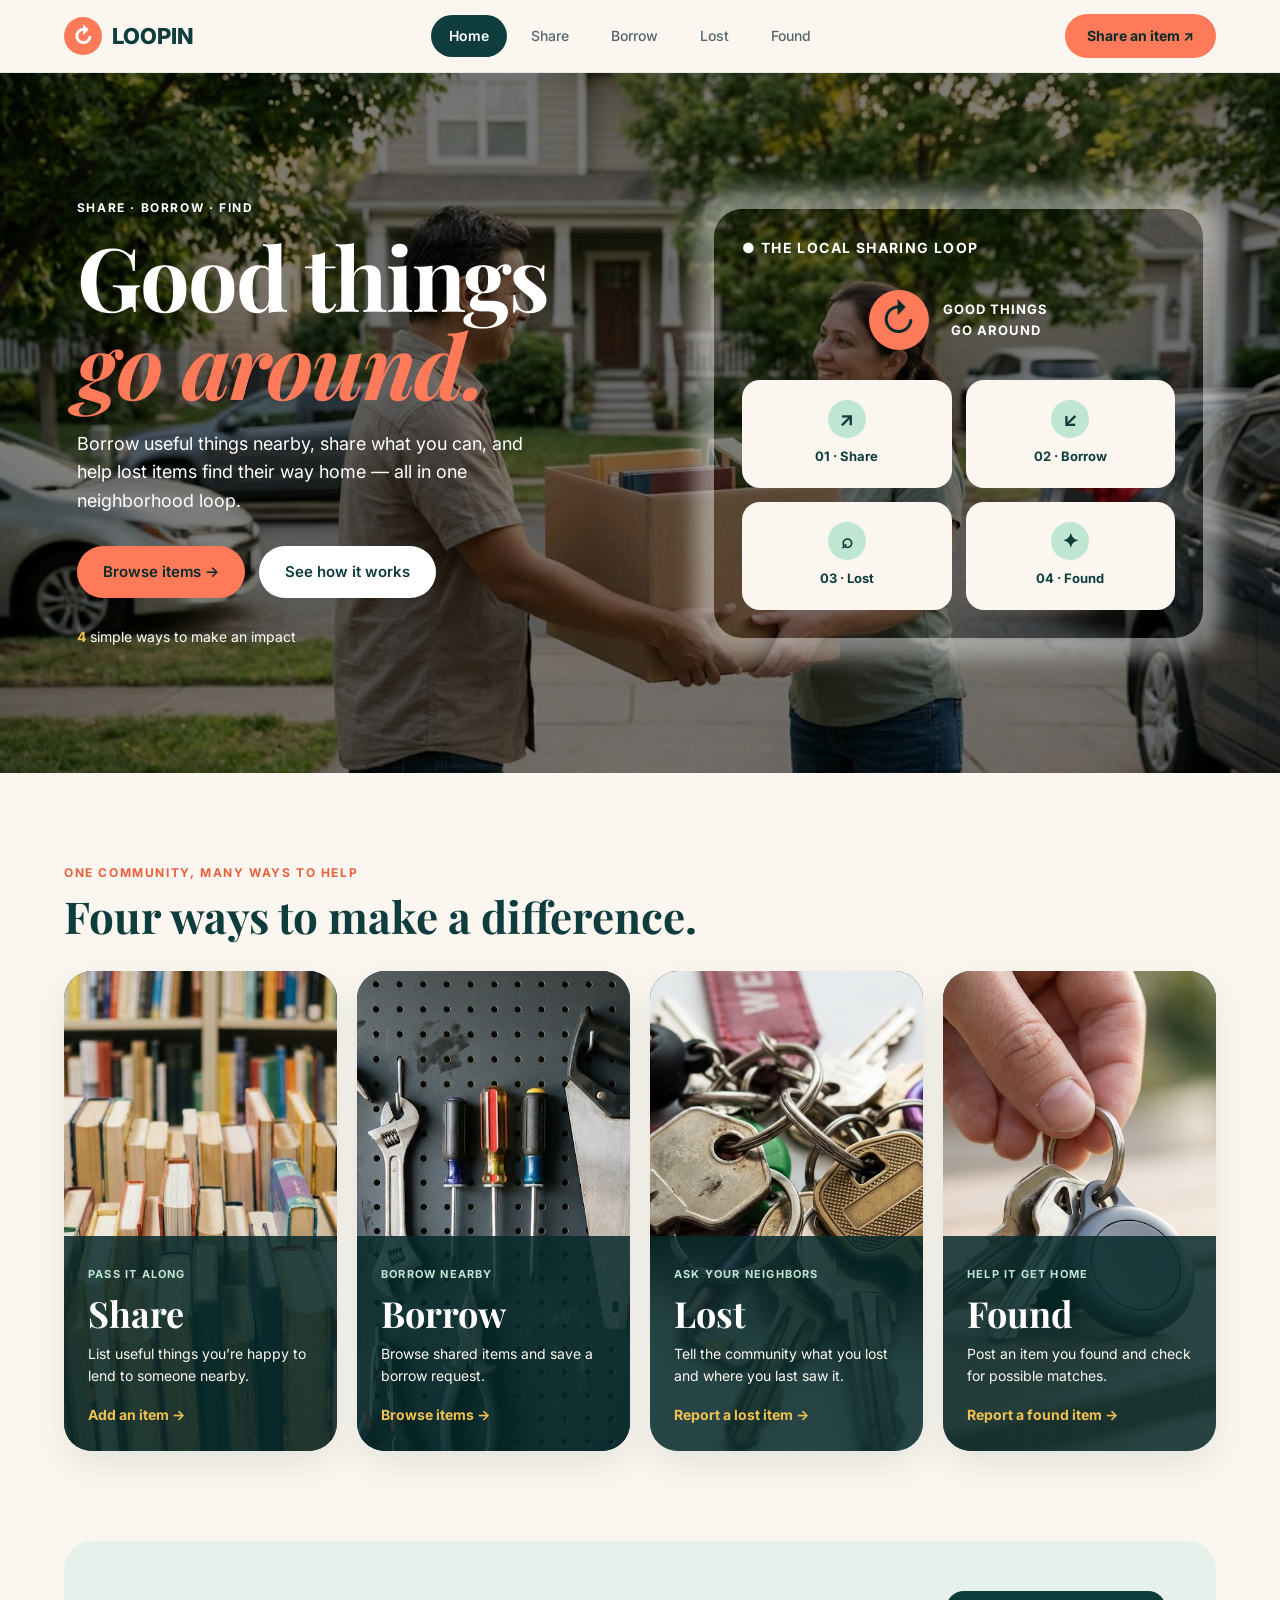
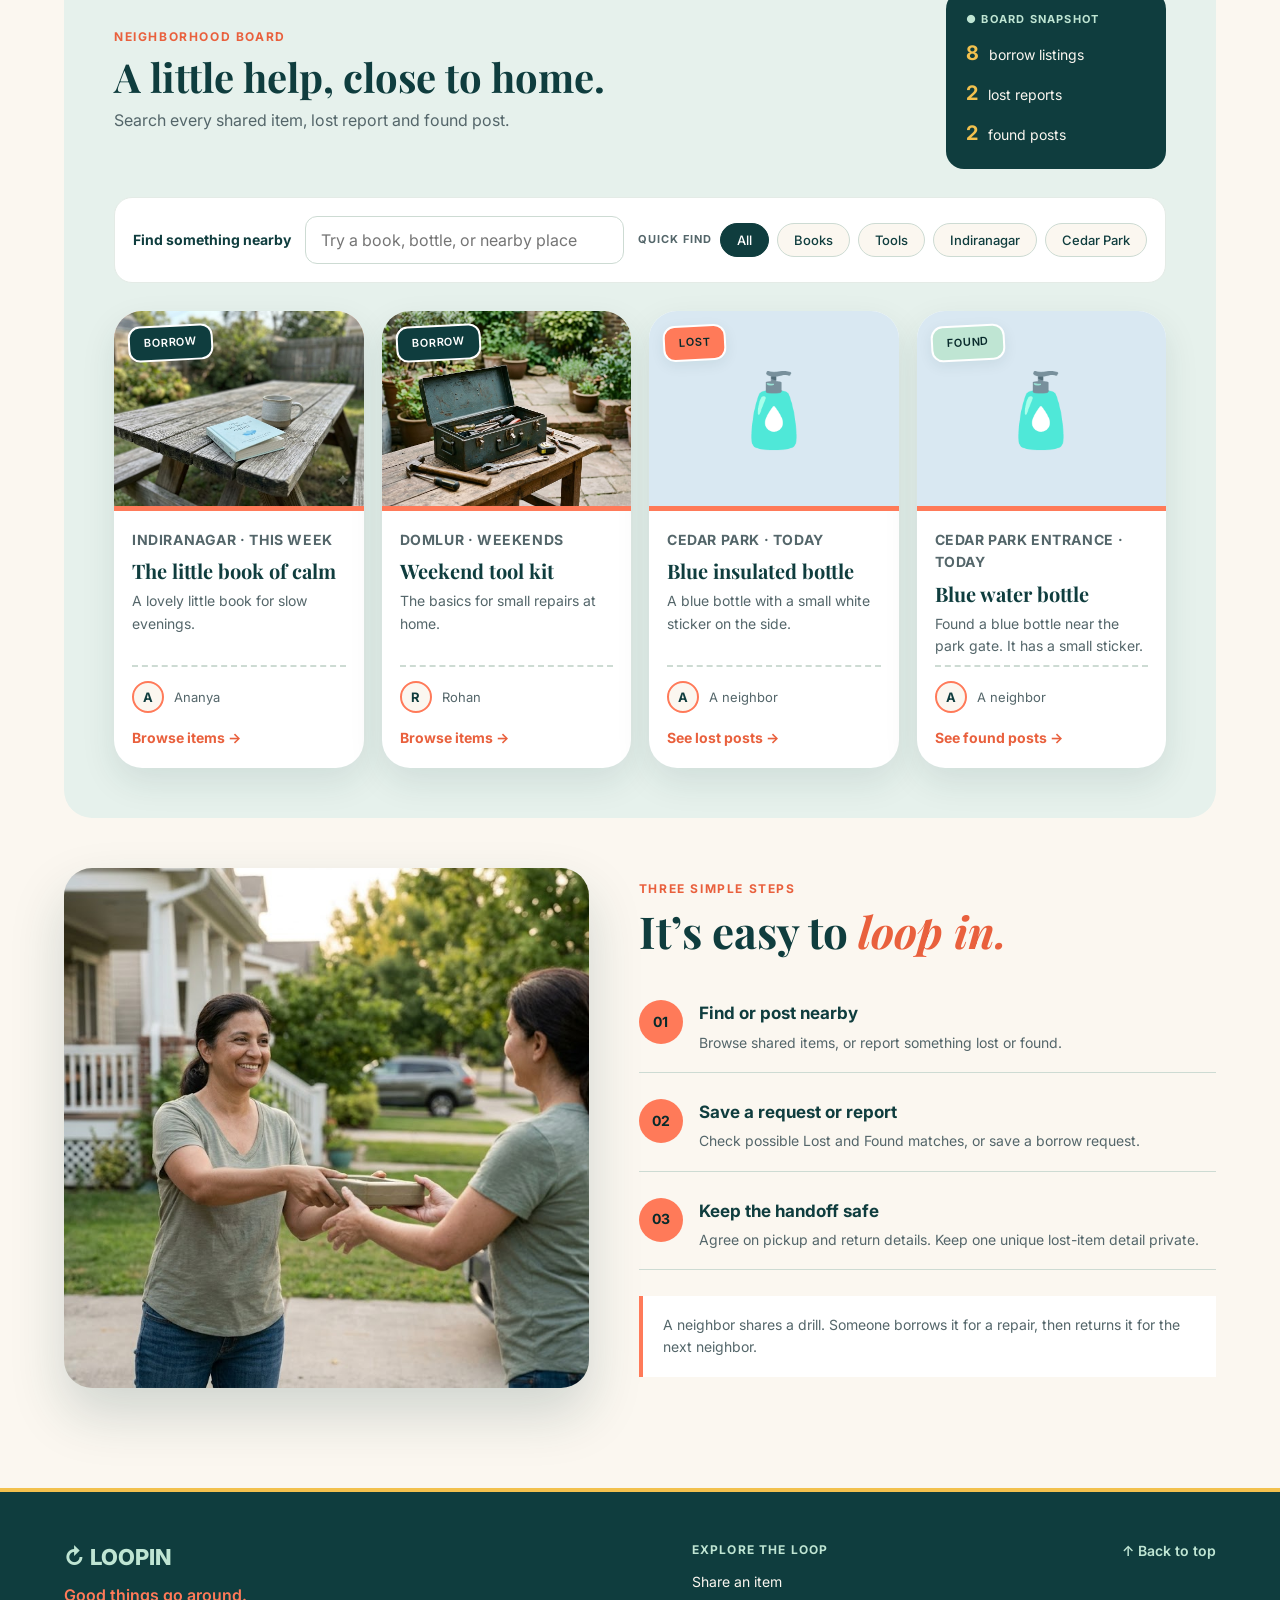
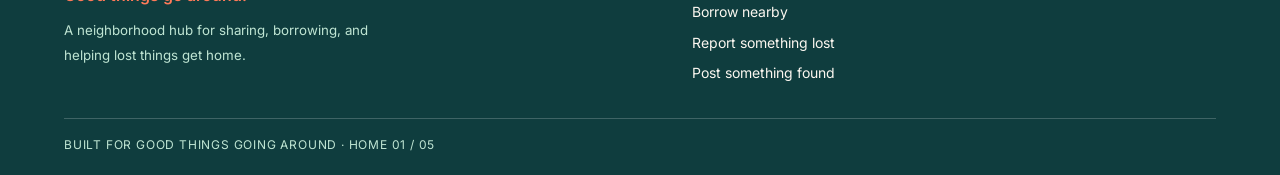
<file: index.html>
<!DOCTYPE html>
<html lang="en">
<head>
  <meta charset="UTF-8">
  <meta name="viewport" content="width=device-width, initial-scale=1.0">
  <title>LOOPIN | Home</title>

  <!-- Fonts: Inter (body text) and Playfair Display (headings). -->
  <link rel="preconnect" href="https://fonts.googleapis.com">
  <link rel="preconnect" href="https://fonts.gstatic.com" crossorigin>
  <link href="https://fonts.googleapis.com/css2?family=Inter:wght@400;500;600;700;800&family=Playfair+Display:ital,wght@0,500;0,700;1,500&display=swap" rel="stylesheet">

  <!-- style.css = shared parts. home.css = only the Home page. -->
  <link rel="stylesheet" href="style.css">
  <link rel="stylesheet" href="home.css">
</head>
<body id="top">

  <!-- STEP 1: Navigation bar -->
  <header class="navbar">
    <a class="navbar__logo" href="index.html">
      <span class="navbar__logo-symbol">↻</span>LOOPIN
    </a>
    <nav class="navbar__links">
      <a class="navbar__link navbar__link--current" href="index.html">Home</a>
      <a class="navbar__link" href="share.html">Share</a>
      <a class="navbar__link" href="borrow.html">Borrow</a>
      <a class="navbar__link" href="lost.html">Lost</a>
      <a class="navbar__link" href="found.html">Found</a>
    </nav>
    <a class="navbar__button" href="share.html">Share an item ↗</a>
  </header>

  <main>
    <!-- STEP 2: Hero — welcome message + the four actions -->
    <section class="hero">
      <!-- Dark layer above the photo keeps the text readable -->
      <div class="hero__overlay"></div>
      <div class="hero__content">
        <p class="section-label">Share · Borrow · Find</p>
        <h1>Good things<br><em>go around.</em></h1>
        <p class="hero__text">Borrow useful things nearby, share what you can, and help lost items find their way home — all in one neighborhood loop.</p>
        <div class="hero__buttons">
          <a class="btn btn--primary" href="borrow.html">Browse items →</a>
          <a class="btn btn--light" href="#how-it-works">See how it works</a>
        </div>
        <p class="hero__count"><span id="ways-count">4</span> simple ways to make an impact</p>
      </div>

      <div class="loop-card">
        <p class="loop-card__title">● The local sharing loop</p>
        <div class="loop-card__center">
          <span class="loop-card__symbol">↻</span>
          <strong>GOOD THINGS<br>GO AROUND</strong>
        </div>
        <div class="loop-card__actions">
          <a class="loop-card__stop" href="share.html"><span>↗</span>01 · Share</a>
          <a class="loop-card__stop" href="borrow.html"><span>↙</span>02 · Borrow</a>
          <a class="loop-card__stop" href="lost.html"><span>⌕</span>03 · Lost</a>
          <a class="loop-card__stop" href="found.html"><span>✦</span>04 · Found</a>
        </div>
      </div>
    </section>

    <!-- STEP 3: Four feature cards (photo cards) -->
    <section class="features container">
      <p class="section-label">One community, many ways to help</p>
      <h2>Four ways to make a difference.</h2>

      <div class="features__cards">
        <a class="feature-card" href="share.html">
          <img src="images/optimized/share-card.jpg" alt="Rows of books on library shelves">
          <div class="feature-card__content">
            <span class="feature-card__label">Pass it along</span>
            <h3>Share</h3>
            <p>List useful things you’re happy to lend to someone nearby.</p>
            <span class="feature-card__link">Add an item →</span>
          </div>
        </a>

        <a class="feature-card" href="borrow.html">
          <img src="images/optimized/borrow-card.jpg" alt="Hand tools arranged on a workshop wall">
          <div class="feature-card__content">
            <span class="feature-card__label">Borrow nearby</span>
            <h3>Borrow</h3>
            <p>Browse shared items and save a borrow request.</p>
            <span class="feature-card__link">Browse items →</span>
          </div>
        </a>

        <a class="feature-card" href="lost.html">
          <img src="images/optimized/lost-card.jpg" alt="Keys and keychains collected together">
          <div class="feature-card__content">
            <span class="feature-card__label">Ask your neighbors</span>
            <h3>Lost</h3>
            <p>Tell the community what you lost and where you last saw it.</p>
            <span class="feature-card__link">Report a lost item →</span>
          </div>
        </a>

        <a class="feature-card" href="found.html">
          <img src="images/optimized/found-card.jpg" alt="A small tracker held above an open hand">
          <div class="feature-card__content">
            <span class="feature-card__label">Help it get home</span>
            <h3>Found</h3>
            <p>Post an item you found and check for possible matches.</p>
            <span class="feature-card__link">Report a found item →</span>
          </div>
        </a>
      </div>
    </section>

    <!-- STEP 4: Neighborhood board with live search (home.js fills the cards) -->
    <section class="board container">
      <div class="board__heading">
        <div>
          <p class="section-label">Neighborhood board</p>
          <h2>A little help, close to home.</h2>
          <p class="board__text">Search every shared item, lost report and found post.</p>
        </div>
        <div class="board__counts">
          <span class="board__counts-title">● Board snapshot</span>
          <span><strong id="borrow-count">0</strong> borrow listings</span>
          <span><strong id="lost-count">0</strong> lost reports</span>
          <span><strong id="found-count">0</strong> found posts</span>
        </div>
      </div>

      <div class="board__search">
        <label for="board-search">Find something nearby</label>
        <input id="board-search" type="search" placeholder="Try a book, bottle, or nearby place">
        <div class="quick-filters">
          <span class="quick-filters__label">Quick find</span>
          <button class="quick-filters__button quick-filters__button--selected" type="button" value="">All</button>
          <button class="quick-filters__button" type="button" value="books">Books</button>
          <button class="quick-filters__button" type="button" value="tools">Tools</button>
          <button class="quick-filters__button" type="button" value="indiranagar">Indiranagar</button>
          <button class="quick-filters__button" type="button" value="cedar park">Cedar Park</button>
        </div>
      </div>

      <div class="card-grid board__cards" id="board-cards"></div>
      <p class="empty-message empty-message--hidden" id="no-results">
        No posts match yet. Try another word or <a href="borrow.html">browse all items</a>.
      </p>
    </section>

    <!-- STEP 5: How it works -->
    <section class="how container" id="how-it-works">
      <img class="how__image" src="images/home-hero2.jpg" alt="Neighbors in a community">
      <div class="how__content">
        <p class="section-label">Three simple steps</p>
        <h2>It’s easy to <em>loop in.</em></h2>

        <ol class="how__steps">
          <li>
            <span class="how__number">01</span>
            <div>
              <strong>Find or post nearby</strong>
              <p>Browse shared items, or report something lost or found.</p>
            </div>
          </li>
          <li>
            <span class="how__number">02</span>
            <div>
              <strong>Save a request or report</strong>
              <p>Check possible Lost and Found matches, or save a borrow request.</p>
            </div>
          </li>
          <li>
            <span class="how__number">03</span>
            <div>
              <strong>Keep the handoff safe</strong>
              <p>Agree on pickup and return details. Keep one unique lost-item detail private.</p>
            </div>
          </li>
        </ol>

        <p class="how__example">A neighbor shares a drill. Someone borrows it for a repair, then returns it for the next neighbor.</p>
      </div>
    </section>
  </main>

  <!-- STEP 6: Footer -->
  <footer class="footer">
    <div class="container footer__content">
      <div class="footer__brand">
        <a class="footer__logo" href="index.html">↻ LOOPIN</a>
        <p>Good things go around.</p>
        <small>A neighborhood hub for sharing, borrowing, and helping lost things get home.</small>
      </div>
      <nav class="footer__links">
        <strong>EXPLORE THE LOOP</strong>
        <a href="share.html">Share an item</a>
        <a href="borrow.html">Borrow nearby</a>
        <a href="lost.html">Report something lost</a>
        <a href="found.html">Post something found</a>
      </nav>
      <a class="footer__top" href="#top">↑ Back to top</a>
    </div>
    <p class="container footer__bottom">BUILT FOR GOOD THINGS GOING AROUND · HOME 01 / 05</p>
  </footer>

  <!-- Small popup message (script.js showMessage fills it) -->
  <div class="toast" id="message-toast"></div>

  <!-- Shared JavaScript first, then this page's JavaScript. -->
  <script src="script.js"></script>
  <script src="home.js"></script>
</body>
</html>
</file>
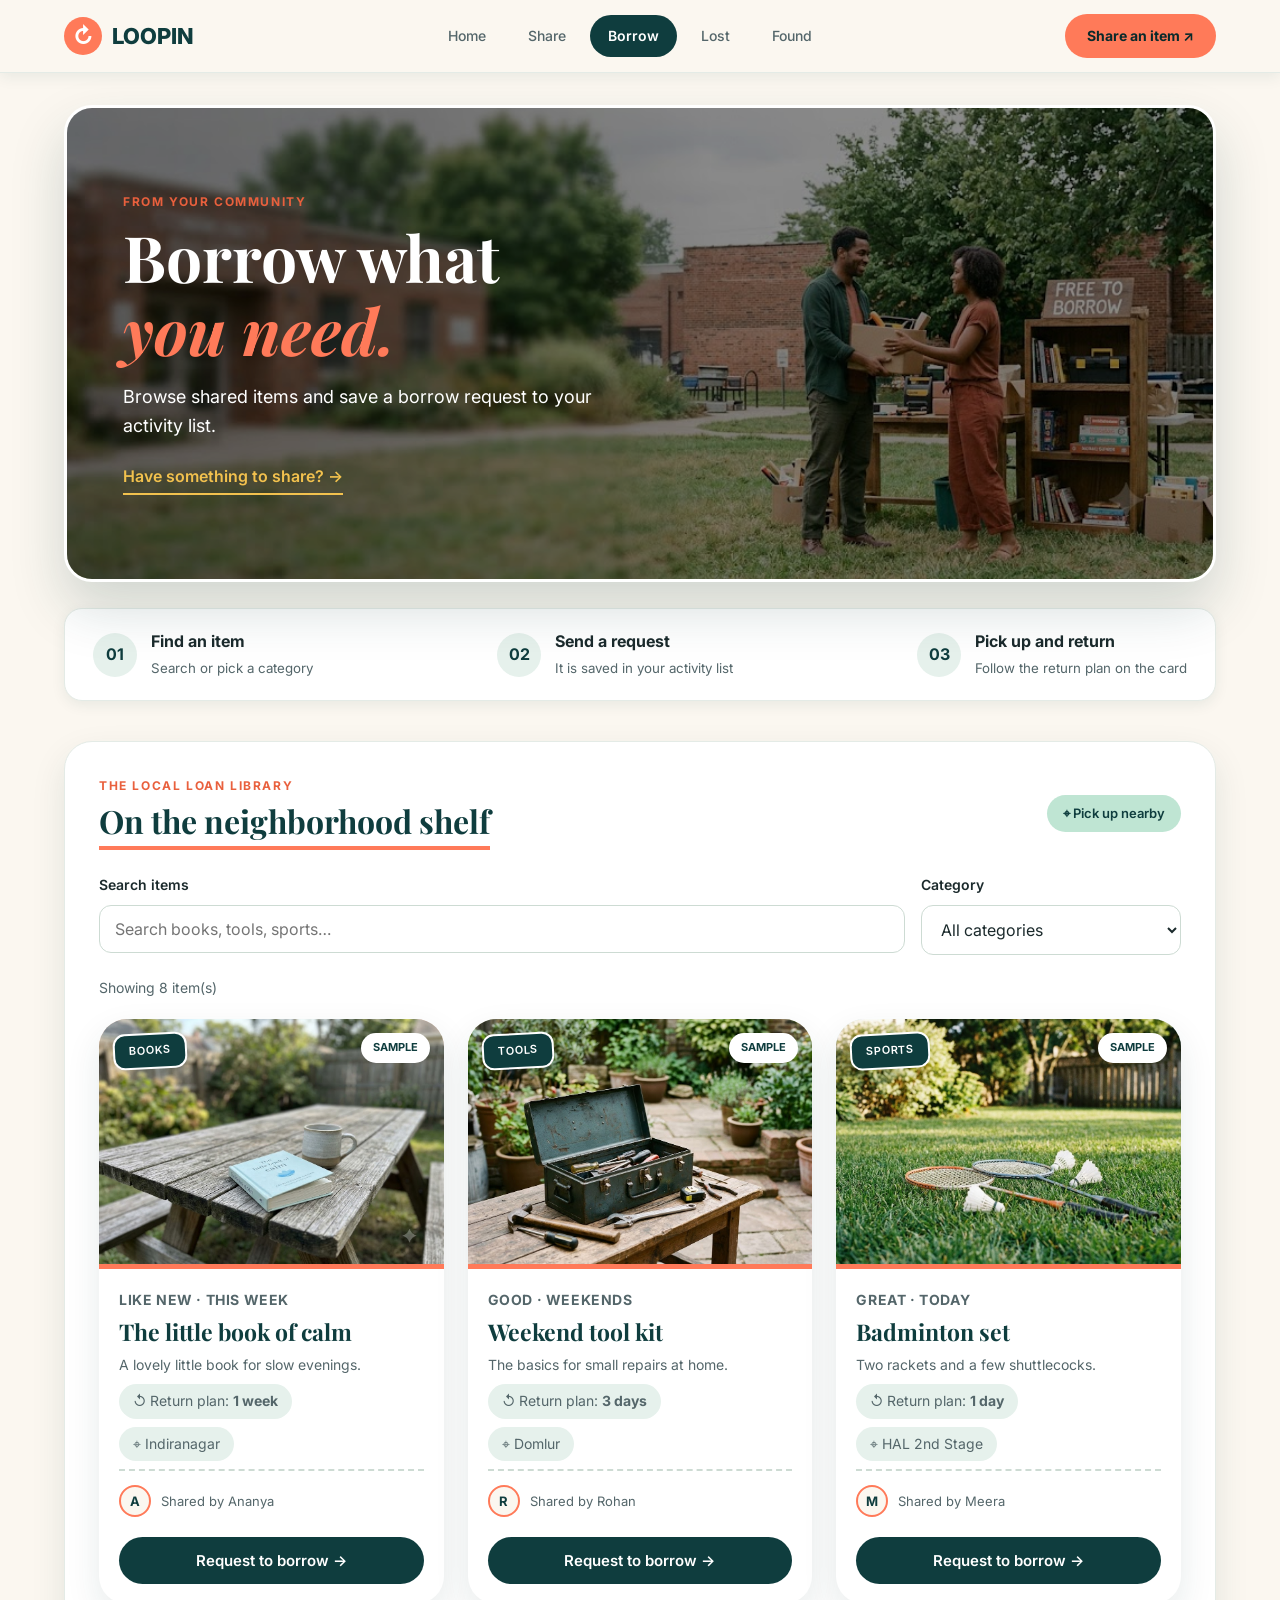
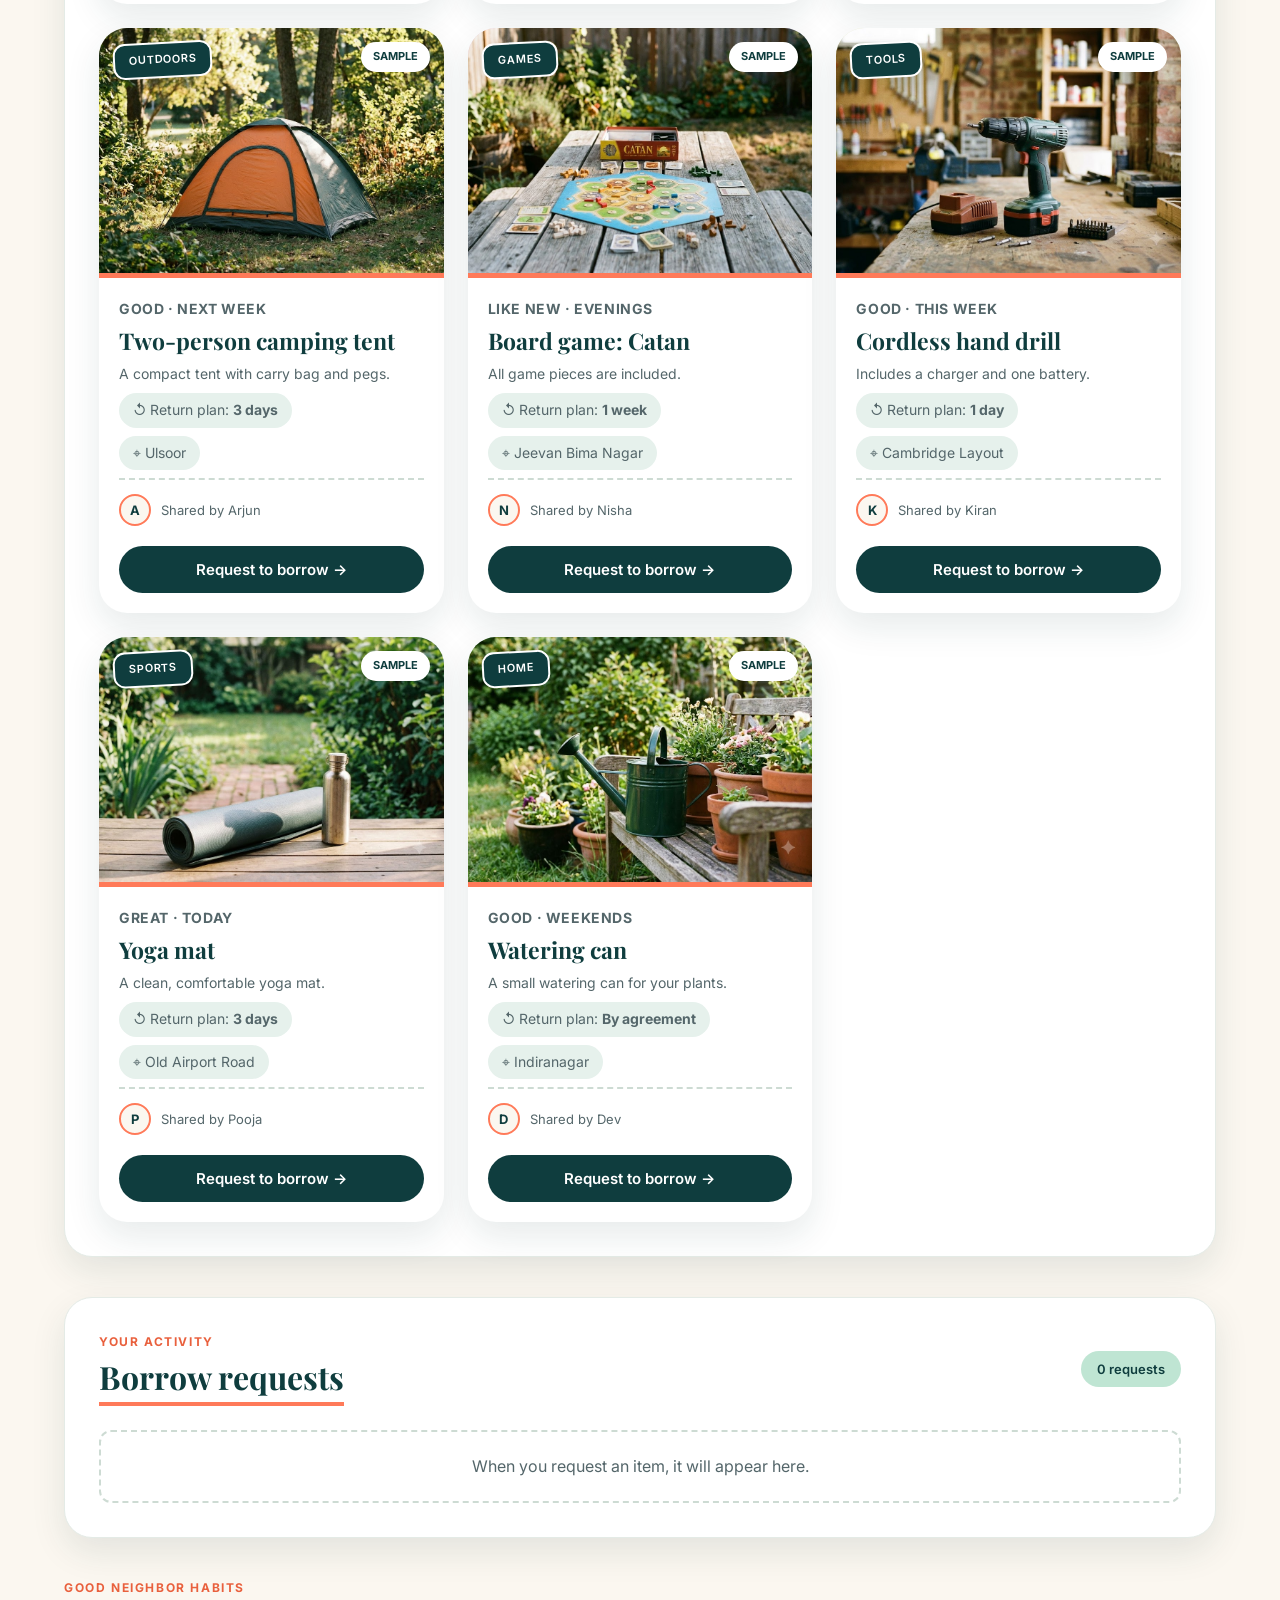
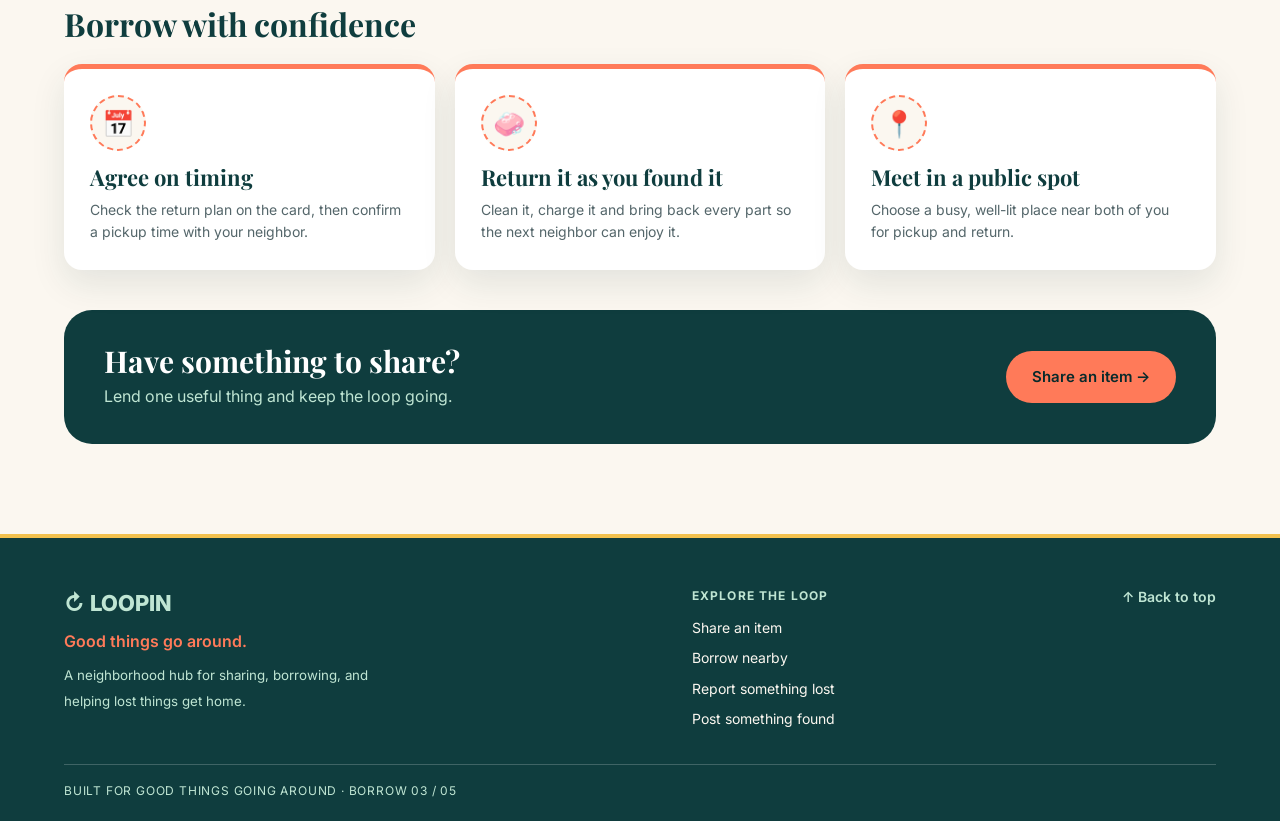
<file: borrow.html>
<!DOCTYPE html>
<html lang="en">
<head>
  <meta charset="UTF-8">
  <meta name="viewport" content="width=device-width, initial-scale=1.0">
  <title>LOOPIN | Borrow</title>

  <link rel="preconnect" href="https://fonts.googleapis.com">
  <link rel="preconnect" href="https://fonts.gstatic.com" crossorigin>
  <link href="https://fonts.googleapis.com/css2?family=Inter:wght@400;500;600;700;800&family=Playfair+Display:ital,wght@0,500;0,700;1,500&display=swap" rel="stylesheet">

  <!-- style.css = shared parts. borrow.css = only the Borrow page. -->
  <link rel="stylesheet" href="style.css">
  <link rel="stylesheet" href="borrow.css">
</head>
<body id="top">

  <!-- STEP 1: Navigation bar -->
  <header class="navbar">
    <a class="navbar__logo" href="index.html">
      <span class="navbar__logo-symbol">↻</span>LOOPIN
    </a>
    <nav class="navbar__links">
      <a class="navbar__link" href="index.html">Home</a>
      <a class="navbar__link" href="share.html">Share</a>
      <a class="navbar__link navbar__link--current" href="borrow.html">Borrow</a>
      <a class="navbar__link" href="lost.html">Lost</a>
      <a class="navbar__link" href="found.html">Found</a>
    </nav>
    <a class="navbar__button" href="share.html">Share an item ↗</a>
  </header>

  <main class="container page-main">
    <!-- STEP 2: Hero -->
    <section class="page-hero">
      <!-- Dark layer above the photo keeps the text readable -->
      <div class="page-hero__overlay"></div>
      <div class="page-hero__content">
        <p class="section-label">From your community</p>
        <h1>Borrow what<br><em>you need.</em></h1>
        <p class="page-hero__text">Browse shared items and save a borrow request to your activity list.</p>
        <a class="page-hero__link" href="share.html">Have something to share? →</a>
      </div>
    </section>

    <!-- STEP 3: Three steps -->
    <section class="steps">
      <div class="steps__item">
        <span class="steps__number">01</span>
        <div><strong>Find an item</strong><small>Search or pick a category</small></div>
      </div>
      <div class="steps__item">
        <span class="steps__number">02</span>
        <div><strong>Send a request</strong><small>It is saved in your activity list</small></div>
      </div>
      <div class="steps__item">
        <span class="steps__number">03</span>
        <div><strong>Pick up and return</strong><small>Follow the return plan on the card</small></div>
      </div>
    </section>

    <!-- STEP 4: Search + category filter + item cards (borrow.js draws the cards) -->
    <section class="section browse">
      <div class="section__heading">
        <div>
          <p class="section-label">The local loan library</p>
          <h2>On the neighborhood shelf</h2>
        </div>
        <span class="count-label">⌖ Pick up nearby</span>
      </div>

      <div class="browse__controls">
        <div class="form-field">
          <label for="borrow-search">Search items</label>
          <input id="borrow-search" type="search" placeholder="Search books, tools, sports…">
        </div>
        <div class="form-field">
          <label for="category-filter">Category</label>
          <select id="category-filter">
            <option value="All">All categories</option>
            <option>Books</option>
            <option>Tools</option>
            <option>Sports</option>
            <option>Outdoors</option>
            <option>Games</option>
            <option>Home</option>
            <option>Tech</option>
            <option>Other</option>
          </select>
        </div>
      </div>

      <p class="browse__results" id="item-results">Showing all items</p>
      <div class="card-grid" id="borrow-items"></div>
      <p class="empty-message empty-message--hidden" id="empty-borrow-items">No items match your search yet.</p>
    </section>

    <!-- STEP 5: This visitor's borrow requests -->
    <section class="section">
      <div class="section__heading">
        <div>
          <p class="section-label">Your activity</p>
          <h2>Borrow requests</h2>
        </div>
        <span class="count-label" id="request-count">0 requests</span>
      </div>
      <div class="request-list" id="borrow-requests"></div>
      <p class="empty-message" id="empty-requests">When you request an item, it will appear here.</p>
    </section>
    <!-- STEP 6: Helpful guide (3 cards) -->
    <section class="help">
      <div class="help__heading">
        <p class="section-label">Good neighbor habits</p>
        <h2>Borrow with confidence</h2>
      </div>
      <div class="help__cards">
        <article class="help-card">
          <span class="help-card__icon">📅</span>
          <h3 class="help-card__title">Agree on timing</h3>
          <p class="help-card__text">Check the return plan on the card, then confirm a pickup time with your neighbor.</p>
        </article>
        <article class="help-card">
          <span class="help-card__icon">🧼</span>
          <h3 class="help-card__title">Return it as you found it</h3>
          <p class="help-card__text">Clean it, charge it and bring back every part so the next neighbor can enjoy it.</p>
        </article>
        <article class="help-card">
          <span class="help-card__icon">📍</span>
          <h3 class="help-card__title">Meet in a public spot</h3>
          <p class="help-card__text">Choose a busy, well-lit place near both of you for pickup and return.</p>
        </article>
      </div>
    </section>

    <!-- STEP 7: Call to action -->
    <section class="cta-band">
      <div class="cta-band__content">
        <h2 class="cta-band__title">Have something to share?</h2>
        <p class="cta-band__text">Lend one useful thing and keep the loop going.</p>
      </div>
      <a class="btn btn--primary" href="share.html">Share an item →</a>
    </section>
  </main>

  <footer class="footer">
    <div class="container footer__content">
      <div class="footer__brand">
        <a class="footer__logo" href="index.html">↻ LOOPIN</a>
        <p>Good things go around.</p>
        <small>A neighborhood hub for sharing, borrowing, and helping lost things get home.</small>
      </div>
      <nav class="footer__links">
        <strong>EXPLORE THE LOOP</strong>
        <a href="share.html">Share an item</a>
        <a href="borrow.html">Borrow nearby</a>
        <a href="lost.html">Report something lost</a>
        <a href="found.html">Post something found</a>
      </nav>
      <a class="footer__top" href="#top">↑ Back to top</a>
    </div>
    <p class="container footer__bottom">BUILT FOR GOOD THINGS GOING AROUND · BORROW 03 / 05</p>
  </footer>

  <div class="toast" id="message-toast"></div>

  <script src="script.js"></script>
  <script src="borrow.js"></script>
</body>
</html>
</file>
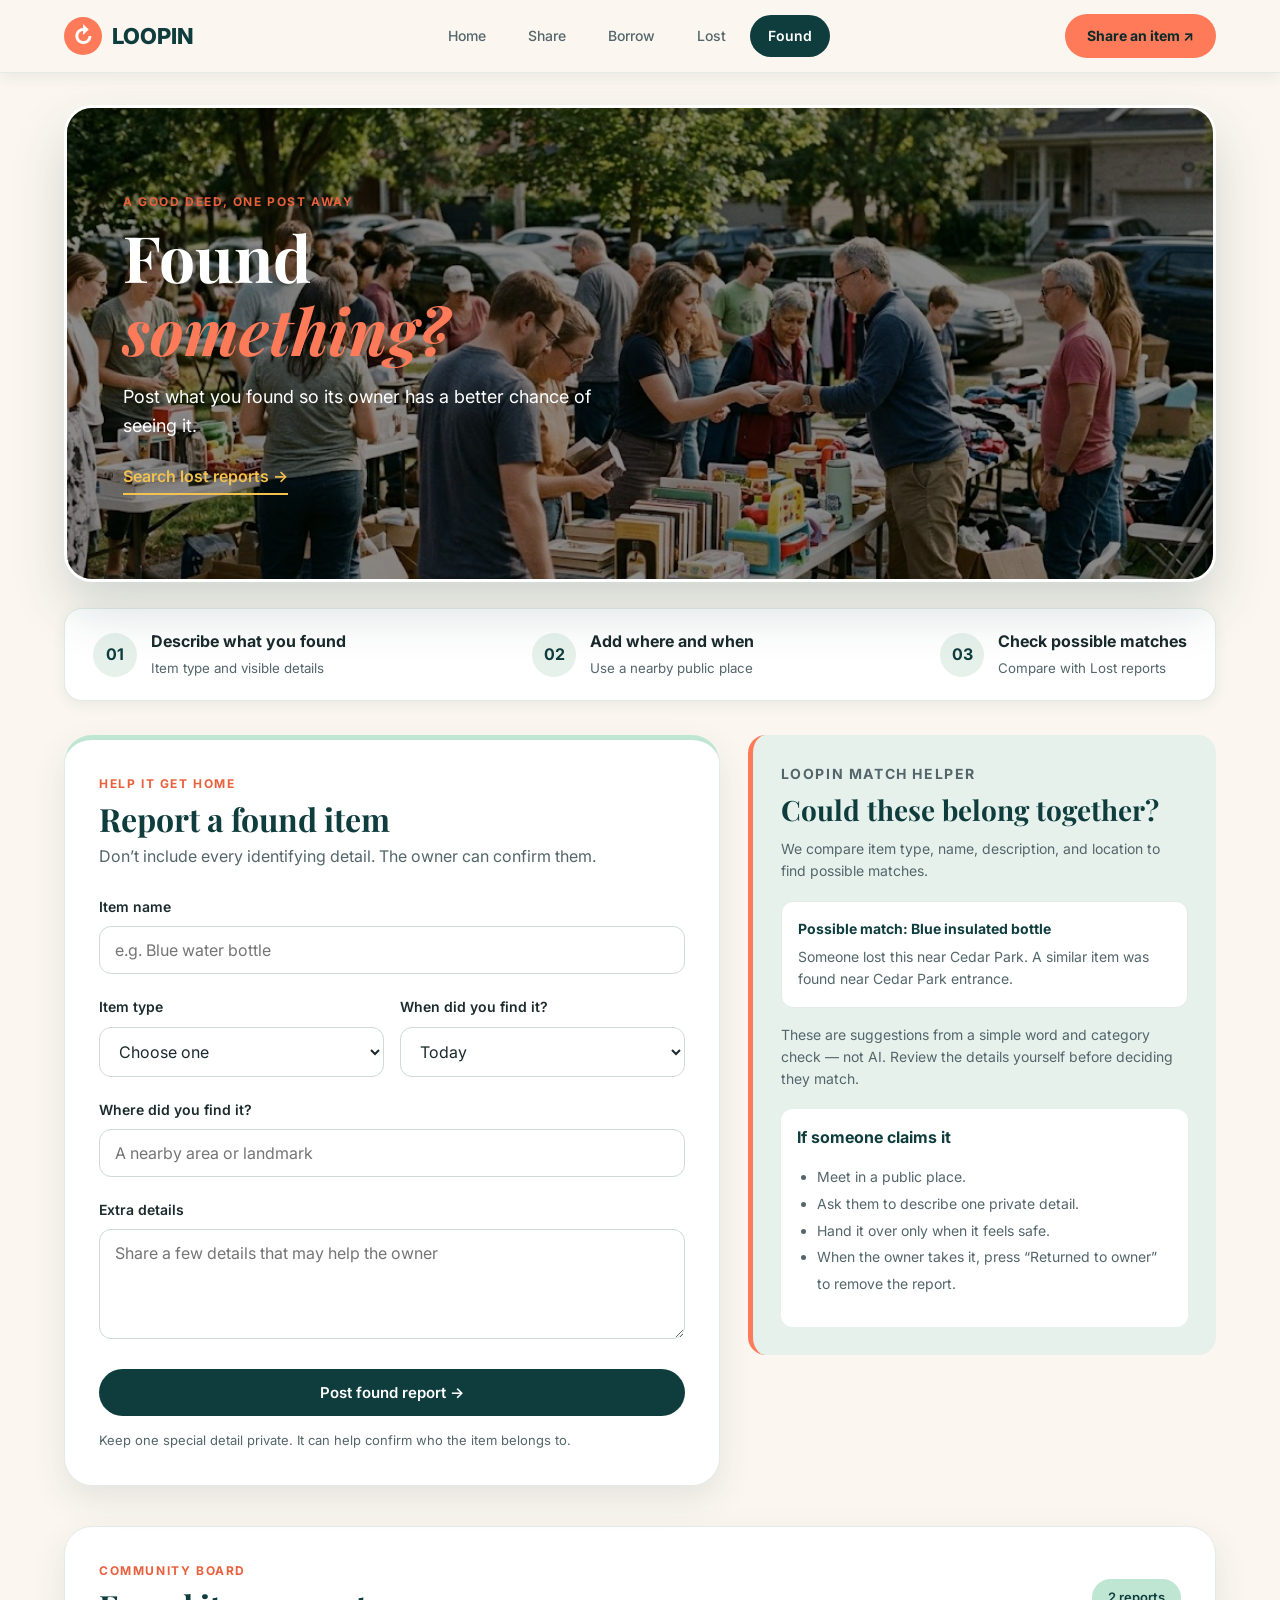
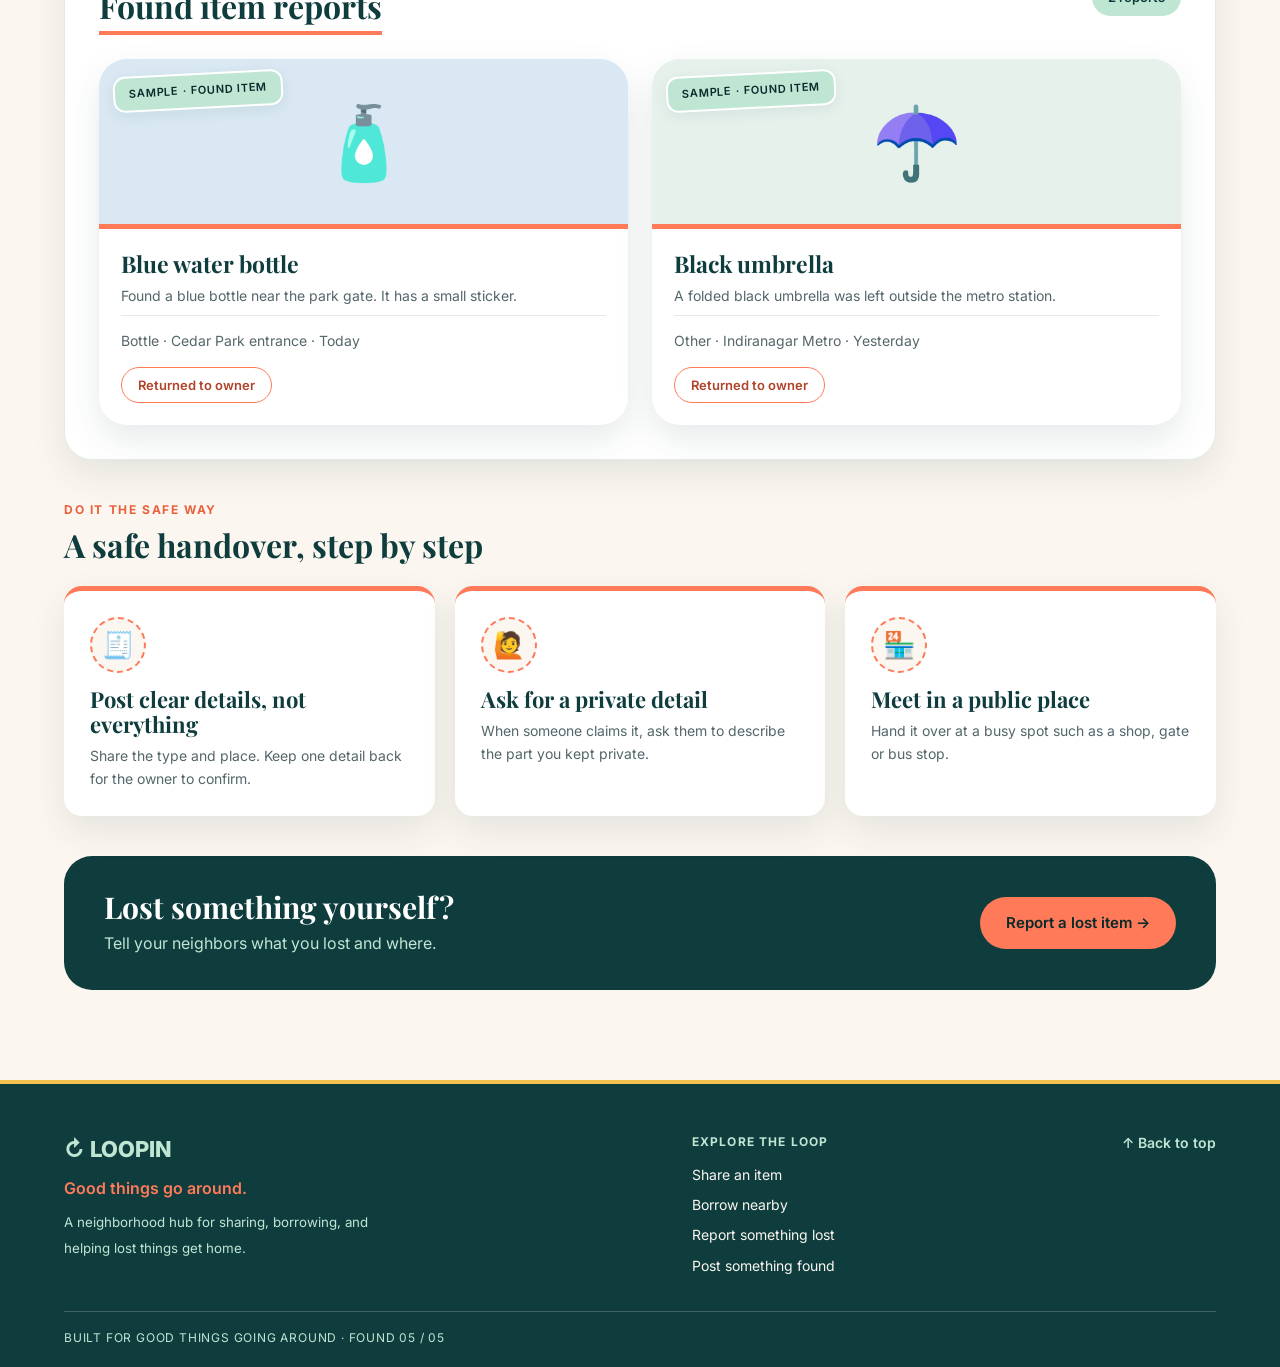
<file: found.html>
<!DOCTYPE html>
<html lang="en">
<head>
  <meta charset="UTF-8">
  <meta name="viewport" content="width=device-width, initial-scale=1.0">
  <title>LOOPIN | Found</title>

  <link rel="preconnect" href="https://fonts.googleapis.com">
  <link rel="preconnect" href="https://fonts.gstatic.com" crossorigin>
  <link href="https://fonts.googleapis.com/css2?family=Inter:wght@400;500;600;700;800&family=Playfair+Display:ital,wght@0,500;0,700;1,500&display=swap" rel="stylesheet">

  <!-- style.css = shared parts. found.css = only the Found page. -->
  <link rel="stylesheet" href="style.css">
  <link rel="stylesheet" href="found.css">
</head>
<body id="top">

  <!-- STEP 1: Navigation bar -->
  <header class="navbar">
    <a class="navbar__logo" href="index.html">
      <span class="navbar__logo-symbol">↻</span>LOOPIN
    </a>
    <nav class="navbar__links">
      <a class="navbar__link" href="index.html">Home</a>
      <a class="navbar__link" href="share.html">Share</a>
      <a class="navbar__link" href="borrow.html">Borrow</a>
      <a class="navbar__link" href="lost.html">Lost</a>
      <a class="navbar__link navbar__link--current" href="found.html">Found</a>
    </nav>
    <a class="navbar__button" href="share.html">Share an item ↗</a>
  </header>

  <main class="container page-main">
    <!-- STEP 2: Hero -->
    <section class="page-hero">
      <!-- Dark layer above the photo keeps the text readable -->
      <div class="page-hero__overlay"></div>
      <div class="page-hero__content">
        <p class="section-label">A good deed, one post away</p>
        <h1>Found<br><em>something?</em></h1>
        <p class="page-hero__text">Post what you found so its owner has a better chance of seeing it.</p>
        <a class="page-hero__link" href="lost.html">Search lost reports →</a>
      </div>
    </section>

    <!-- STEP 3: Three steps -->
    <section class="steps">
      <div class="steps__item">
        <span class="steps__number">01</span>
        <div><strong>Describe what you found</strong><small>Item type and visible details</small></div>
      </div>
      <div class="steps__item">
        <span class="steps__number">02</span>
        <div><strong>Add where and when</strong><small>Use a nearby public place</small></div>
      </div>
      <div class="steps__item">
        <span class="steps__number">03</span>
        <div><strong>Check possible matches</strong><small>Compare with Lost reports</small></div>
      </div>
    </section>

    <!-- STEP 4: Report form (left) + match helper (right) -->
    <div class="two-columns">
      <section class="panel">
        <p class="section-label">Help it get home</p>
        <h2 class="panel__title">Report a found item</h2>
        <p class="panel__help">Don’t include every identifying detail. The owner can confirm them.</p>

        <form id="found-form">
          <div class="form-field">
            <label for="found-name">Item name</label>
            <input id="found-name" type="text" maxlength="55" placeholder="e.g. Blue water bottle" required>
          </div>

          <div class="form-row">
            <div class="form-field">
              <label for="found-category">Item type</label>
              <select id="found-category" required>
                <option value="">Choose one</option>
                <option>Bottle</option>
                <option>Keys</option>
                <option>Bag</option>
                <option>Books</option>
                <option>Clothing</option>
                <option>Electronics</option>
                <option>Other</option>
              </select>
            </div>
            <div class="form-field">
              <label for="found-date">When did you find it?</label>
              <select id="found-date">
                <option>Today</option>
                <option>Yesterday</option>
                <option>Earlier this week</option>
              </select>
            </div>
          </div>

          <div class="form-field">
            <label for="found-location">Where did you find it?</label>
            <input id="found-location" type="text" maxlength="45" placeholder="A nearby area or landmark" required>
          </div>

          <div class="form-field">
            <label for="found-description">Extra details</label>
            <textarea id="found-description" maxlength="220" placeholder="Share a few details that may help the owner" required></textarea>
          </div>

          <button class="btn btn--dark btn--full" type="button" id="found-submit">Post found report →</button>
          <p class="form-note">Keep one special detail private. It can help confirm who the item belongs to.</p>
        </form>
      </section>

      <aside class="match-panel">
        <p class="section-label">LOOPIN match helper</p>
        <h2>Could these belong together?</h2>
        <p>We compare item type, name, description, and location to find possible matches.</p>

        <!-- found.js fills this box with match cards -->
        <div class="match-panel__list" id="match-suggestions"></div>

        <p class="match-panel__note">These are suggestions from a simple word and category check — not AI. Review the details yourself before deciding they match.</p>

        <div class="match-panel__next">
          <strong>If someone claims it</strong>
          <ul class="checklist">
            <li>Meet in a public place.</li>
            <li>Ask them to describe one private detail.</li>
            <li>Hand it over only when it feels safe.</li>
            <li>When the owner takes it, press “Returned to owner” to remove the report.</li>
          </ul>
        </div>
      </aside>
    </div>

    <!-- STEP 5: Saved Found reports (found.js draws the cards) -->
    <section class="section">
      <div class="section__heading">
        <div>
          <p class="section-label">Community board</p>
          <h2>Found item reports</h2>
        </div>
        <span class="count-label" id="found-count">0 reports</span>
      </div>
      <div class="card-grid card-grid--two" id="found-reports"></div>
      <p class="empty-message" id="empty-found">No found reports yet. Add one above to help an item find its owner.</p>
    </section>
    <!-- STEP 6: Helpful guide (3 cards) -->
    <section class="help">
      <div class="help__heading">
        <p class="section-label">Do it the safe way</p>
        <h2>A safe handover, step by step</h2>
      </div>
      <div class="help__cards">
        <article class="help-card">
          <span class="help-card__icon">🧾</span>
          <h3 class="help-card__title">Post clear details, not everything</h3>
          <p class="help-card__text">Share the type and place. Keep one detail back for the owner to confirm.</p>
        </article>
        <article class="help-card">
          <span class="help-card__icon">🙋</span>
          <h3 class="help-card__title">Ask for a private detail</h3>
          <p class="help-card__text">When someone claims it, ask them to describe the part you kept private.</p>
        </article>
        <article class="help-card">
          <span class="help-card__icon">🏪</span>
          <h3 class="help-card__title">Meet in a public place</h3>
          <p class="help-card__text">Hand it over at a busy spot such as a shop, gate or bus stop.</p>
        </article>
      </div>
    </section>

    <!-- STEP 7: Call to action -->
    <section class="cta-band">
      <div class="cta-band__content">
        <h2 class="cta-band__title">Lost something yourself?</h2>
        <p class="cta-band__text">Tell your neighbors what you lost and where.</p>
      </div>
      <a class="btn btn--primary" href="lost.html">Report a lost item →</a>
    </section>
  </main>

  <footer class="footer">
    <div class="container footer__content">
      <div class="footer__brand">
        <a class="footer__logo" href="index.html">↻ LOOPIN</a>
        <p>Good things go around.</p>
        <small>A neighborhood hub for sharing, borrowing, and helping lost things get home.</small>
      </div>
      <nav class="footer__links">
        <strong>EXPLORE THE LOOP</strong>
        <a href="share.html">Share an item</a>
        <a href="borrow.html">Borrow nearby</a>
        <a href="lost.html">Report something lost</a>
        <a href="found.html">Post something found</a>
      </nav>
      <a class="footer__top" href="#top">↑ Back to top</a>
    </div>
    <p class="container footer__bottom">BUILT FOR GOOD THINGS GOING AROUND · FOUND 05 / 05</p>
  </footer>

  <div class="toast" id="message-toast"></div>

  <script src="script.js"></script>
  <script src="found.js"></script>
</body>
</html>
</file>
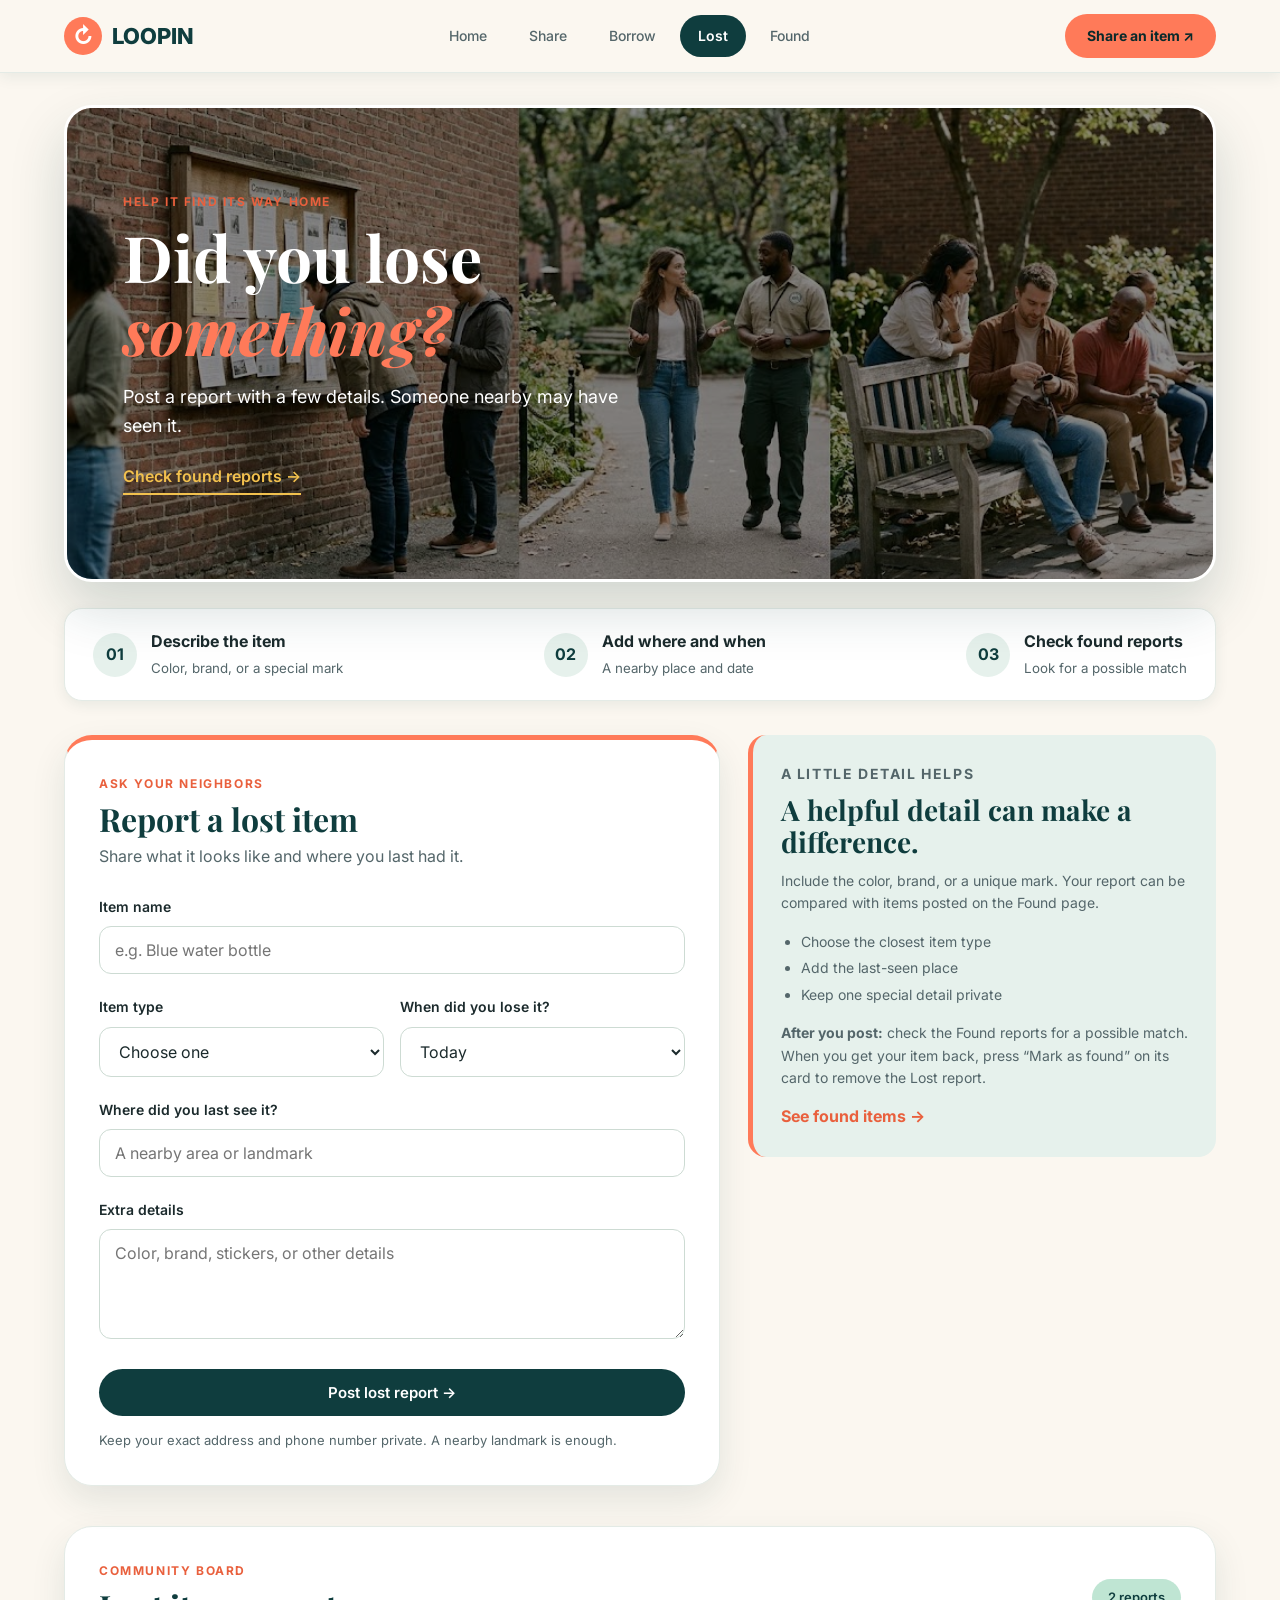
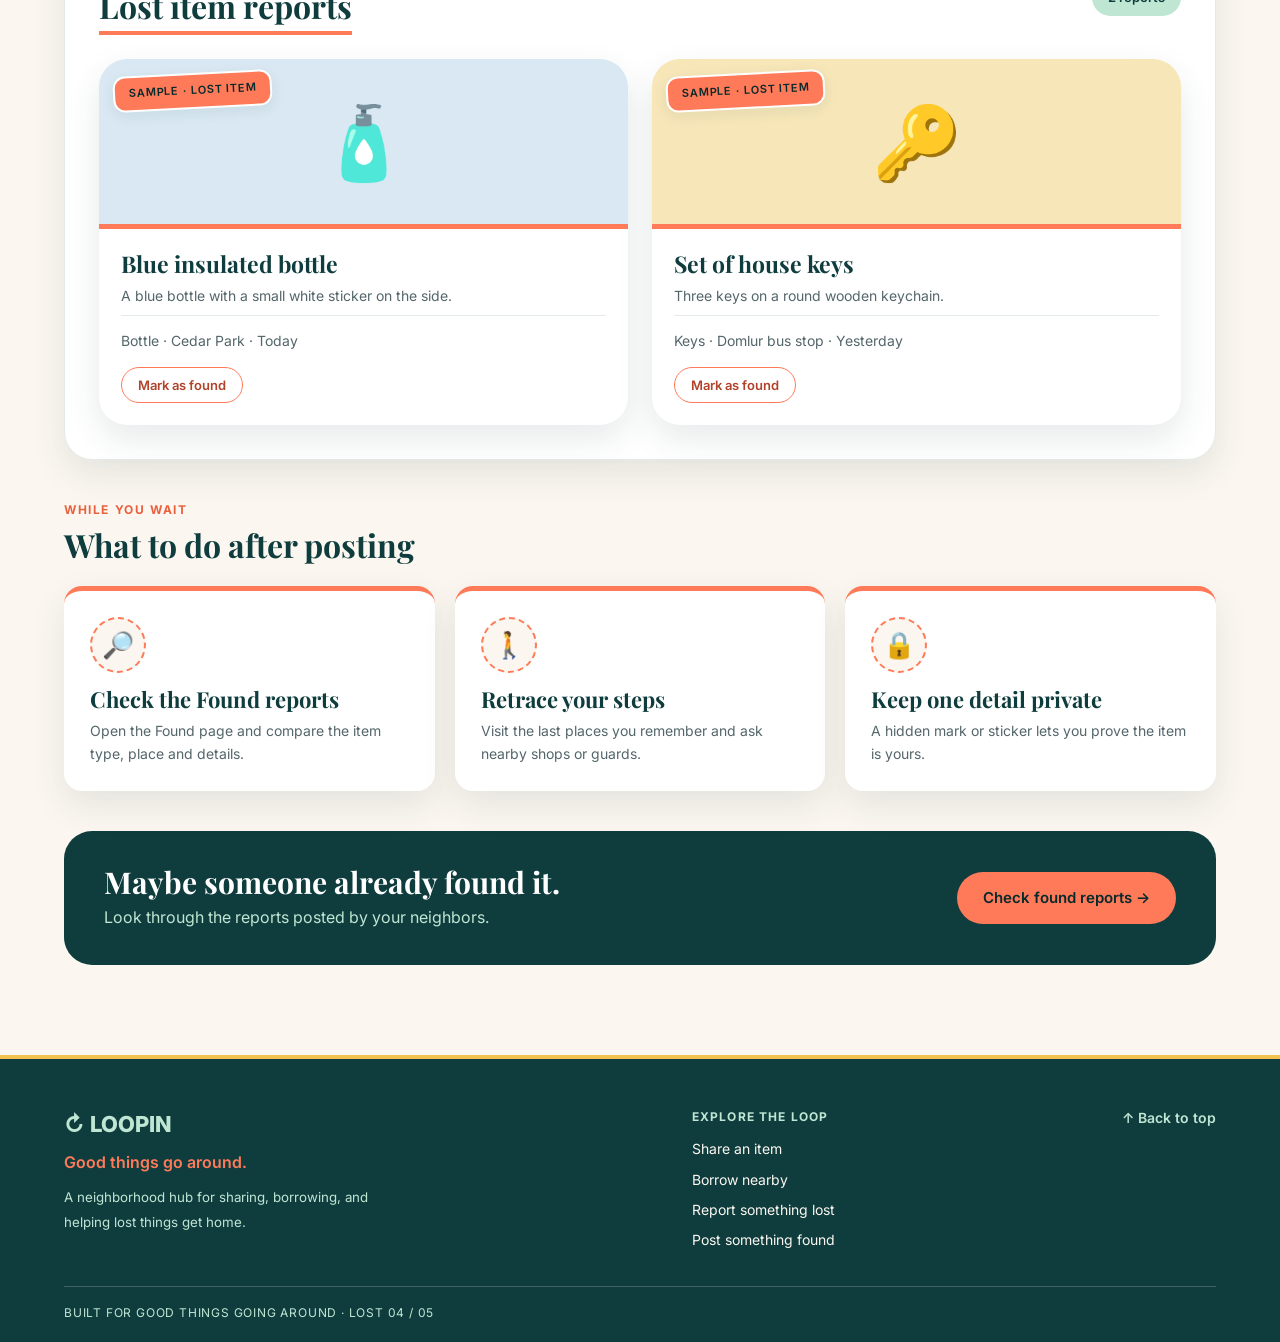
<file: lost.html>
<!DOCTYPE html>
<html lang="en">
<head>
  <meta charset="UTF-8">
  <meta name="viewport" content="width=device-width, initial-scale=1.0">
  <title>LOOPIN | Lost</title>

  <link rel="preconnect" href="https://fonts.googleapis.com">
  <link rel="preconnect" href="https://fonts.gstatic.com" crossorigin>
  <link href="https://fonts.googleapis.com/css2?family=Inter:wght@400;500;600;700;800&family=Playfair+Display:ital,wght@0,500;0,700;1,500&display=swap" rel="stylesheet">

  <!-- style.css = shared parts. lost.css = only the Lost page. -->
  <link rel="stylesheet" href="style.css">
  <link rel="stylesheet" href="lost.css">
</head>
<body id="top">

  <!-- STEP 1: Navigation bar -->
  <header class="navbar">
    <a class="navbar__logo" href="index.html">
      <span class="navbar__logo-symbol">↻</span>LOOPIN
    </a>
    <nav class="navbar__links">
      <a class="navbar__link" href="index.html">Home</a>
      <a class="navbar__link" href="share.html">Share</a>
      <a class="navbar__link" href="borrow.html">Borrow</a>
      <a class="navbar__link navbar__link--current" href="lost.html">Lost</a>
      <a class="navbar__link" href="found.html">Found</a>
    </nav>
    <a class="navbar__button" href="share.html">Share an item ↗</a>
  </header>

  <main class="container page-main">
    <!-- STEP 2: Hero -->
    <section class="page-hero">
      <!-- Dark layer above the photo keeps the text readable -->
      <div class="page-hero__overlay"></div>
      <div class="page-hero__content">
        <p class="section-label">Help it find its way home</p>
        <h1>Did you lose<br><em>something?</em></h1>
        <p class="page-hero__text">Post a report with a few details. Someone nearby may have seen it.</p>
        <a class="page-hero__link" href="found.html">Check found reports →</a>
      </div>
    </section>

    <!-- STEP 3: Three steps -->
    <section class="steps">
      <div class="steps__item">
        <span class="steps__number">01</span>
        <div><strong>Describe the item</strong><small>Color, brand, or a special mark</small></div>
      </div>
      <div class="steps__item">
        <span class="steps__number">02</span>
        <div><strong>Add where and when</strong><small>A nearby place and date</small></div>
      </div>
      <div class="steps__item">
        <span class="steps__number">03</span>
        <div><strong>Check found reports</strong><small>Look for a possible match</small></div>
      </div>
    </section>

    <!-- STEP 4: Report form (left) + tips (right) -->
    <div class="two-columns">
      <section class="panel">
        <p class="section-label">Ask your neighbors</p>
        <h2 class="panel__title">Report a lost item</h2>
        <p class="panel__help">Share what it looks like and where you last had it.</p>

        <form id="lost-form">
          <div class="form-field">
            <label for="lost-name">Item name</label>
            <input id="lost-name" type="text" maxlength="55" placeholder="e.g. Blue water bottle" required>
          </div>

          <div class="form-row">
            <div class="form-field">
              <label for="lost-category">Item type</label>
              <select id="lost-category" required>
                <option value="">Choose one</option>
                <option>Bottle</option>
                <option>Keys</option>
                <option>Bag</option>
                <option>Books</option>
                <option>Clothing</option>
                <option>Electronics</option>
                <option>Other</option>
              </select>
            </div>
            <div class="form-field">
              <label for="lost-date">When did you lose it?</label>
              <select id="lost-date">
                <option>Today</option>
                <option>Yesterday</option>
                <option>Earlier this week</option>
              </select>
            </div>
          </div>

          <div class="form-field">
            <label for="lost-location">Where did you last see it?</label>
            <input id="lost-location" type="text" maxlength="45" placeholder="A nearby area or landmark" required>
          </div>

          <div class="form-field">
            <label for="lost-description">Extra details</label>
            <textarea id="lost-description" maxlength="220" placeholder="Color, brand, stickers, or other details" required></textarea>
          </div>

          <button class="btn btn--dark btn--full" type="button" id="lost-submit">Post lost report →</button>
          <p class="form-note">Keep your exact address and phone number private. A nearby landmark is enough.</p>
        </form>
      </section>

      <aside class="side-panel">
        <p class="section-label">A little detail helps</p>
        <h2>A helpful detail can make a difference.</h2>
        <p>Include the color, brand, or a unique mark. Your report can be compared with items posted on the Found page.</p>
        <ul class="checklist">
          <li>Choose the closest item type</li>
          <li>Add the last-seen place</li>
          <li>Keep one special detail private</li>
        </ul>
        <p><strong>After you post:</strong> check the Found reports for a possible match. When you get your item back, press “Mark as found” on its card to remove the Lost report.</p>
        <a class="side-panel__link" href="found.html">See found items →</a>
      </aside>
    </div>

    <!-- STEP 5: Saved Lost reports (lost.js draws the cards) -->
    <section class="section">
      <div class="section__heading">
        <div>
          <p class="section-label">Community board</p>
          <h2>Lost item reports</h2>
        </div>
        <span class="count-label" id="lost-count">0 reports</span>
      </div>
      <div class="card-grid card-grid--two" id="lost-reports"></div>
      <p class="empty-message" id="empty-lost">No lost reports yet. Add one above so nearby neighbors can look for it.</p>
    </section>
    <!-- STEP 6: Helpful guide (3 cards) -->
    <section class="help">
      <div class="help__heading">
        <p class="section-label">While you wait</p>
        <h2>What to do after posting</h2>
      </div>
      <div class="help__cards">
        <article class="help-card">
          <span class="help-card__icon">🔎</span>
          <h3 class="help-card__title">Check the Found reports</h3>
          <p class="help-card__text">Open the Found page and compare the item type, place and details.</p>
        </article>
        <article class="help-card">
          <span class="help-card__icon">🚶</span>
          <h3 class="help-card__title">Retrace your steps</h3>
          <p class="help-card__text">Visit the last places you remember and ask nearby shops or guards.</p>
        </article>
        <article class="help-card">
          <span class="help-card__icon">🔒</span>
          <h3 class="help-card__title">Keep one detail private</h3>
          <p class="help-card__text">A hidden mark or sticker lets you prove the item is yours.</p>
        </article>
      </div>
    </section>

    <!-- STEP 7: Call to action -->
    <section class="cta-band">
      <div class="cta-band__content">
        <h2 class="cta-band__title">Maybe someone already found it.</h2>
        <p class="cta-band__text">Look through the reports posted by your neighbors.</p>
      </div>
      <a class="btn btn--primary" href="found.html">Check found reports →</a>
    </section>
  </main>

  <footer class="footer">
    <div class="container footer__content">
      <div class="footer__brand">
        <a class="footer__logo" href="index.html">↻ LOOPIN</a>
        <p>Good things go around.</p>
        <small>A neighborhood hub for sharing, borrowing, and helping lost things get home.</small>
      </div>
      <nav class="footer__links">
        <strong>EXPLORE THE LOOP</strong>
        <a href="share.html">Share an item</a>
        <a href="borrow.html">Borrow nearby</a>
        <a href="lost.html">Report something lost</a>
        <a href="found.html">Post something found</a>
      </nav>
      <a class="footer__top" href="#top">↑ Back to top</a>
    </div>
    <p class="container footer__bottom">BUILT FOR GOOD THINGS GOING AROUND · LOST 04 / 05</p>
  </footer>

  <div class="toast" id="message-toast"></div>

  <script src="script.js"></script>
  <script src="lost.js"></script>
</body>
</html>
</file>
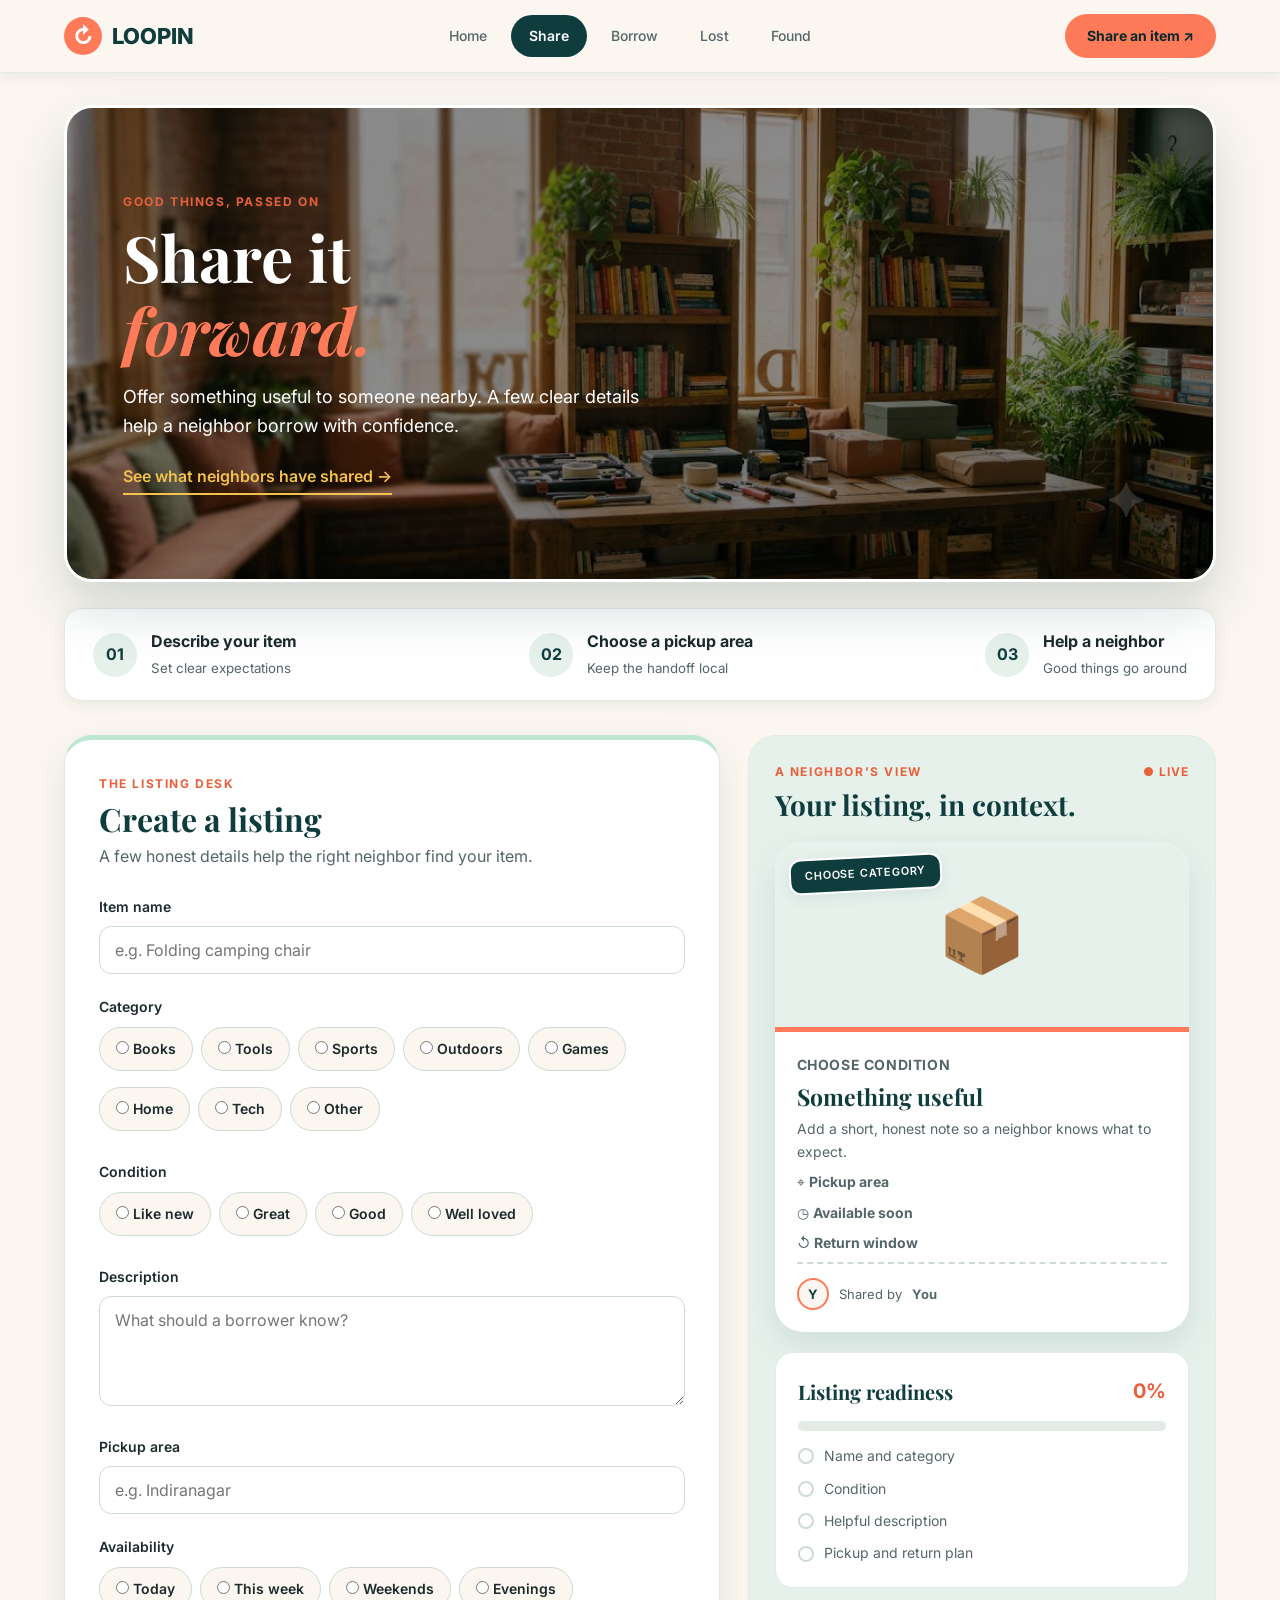
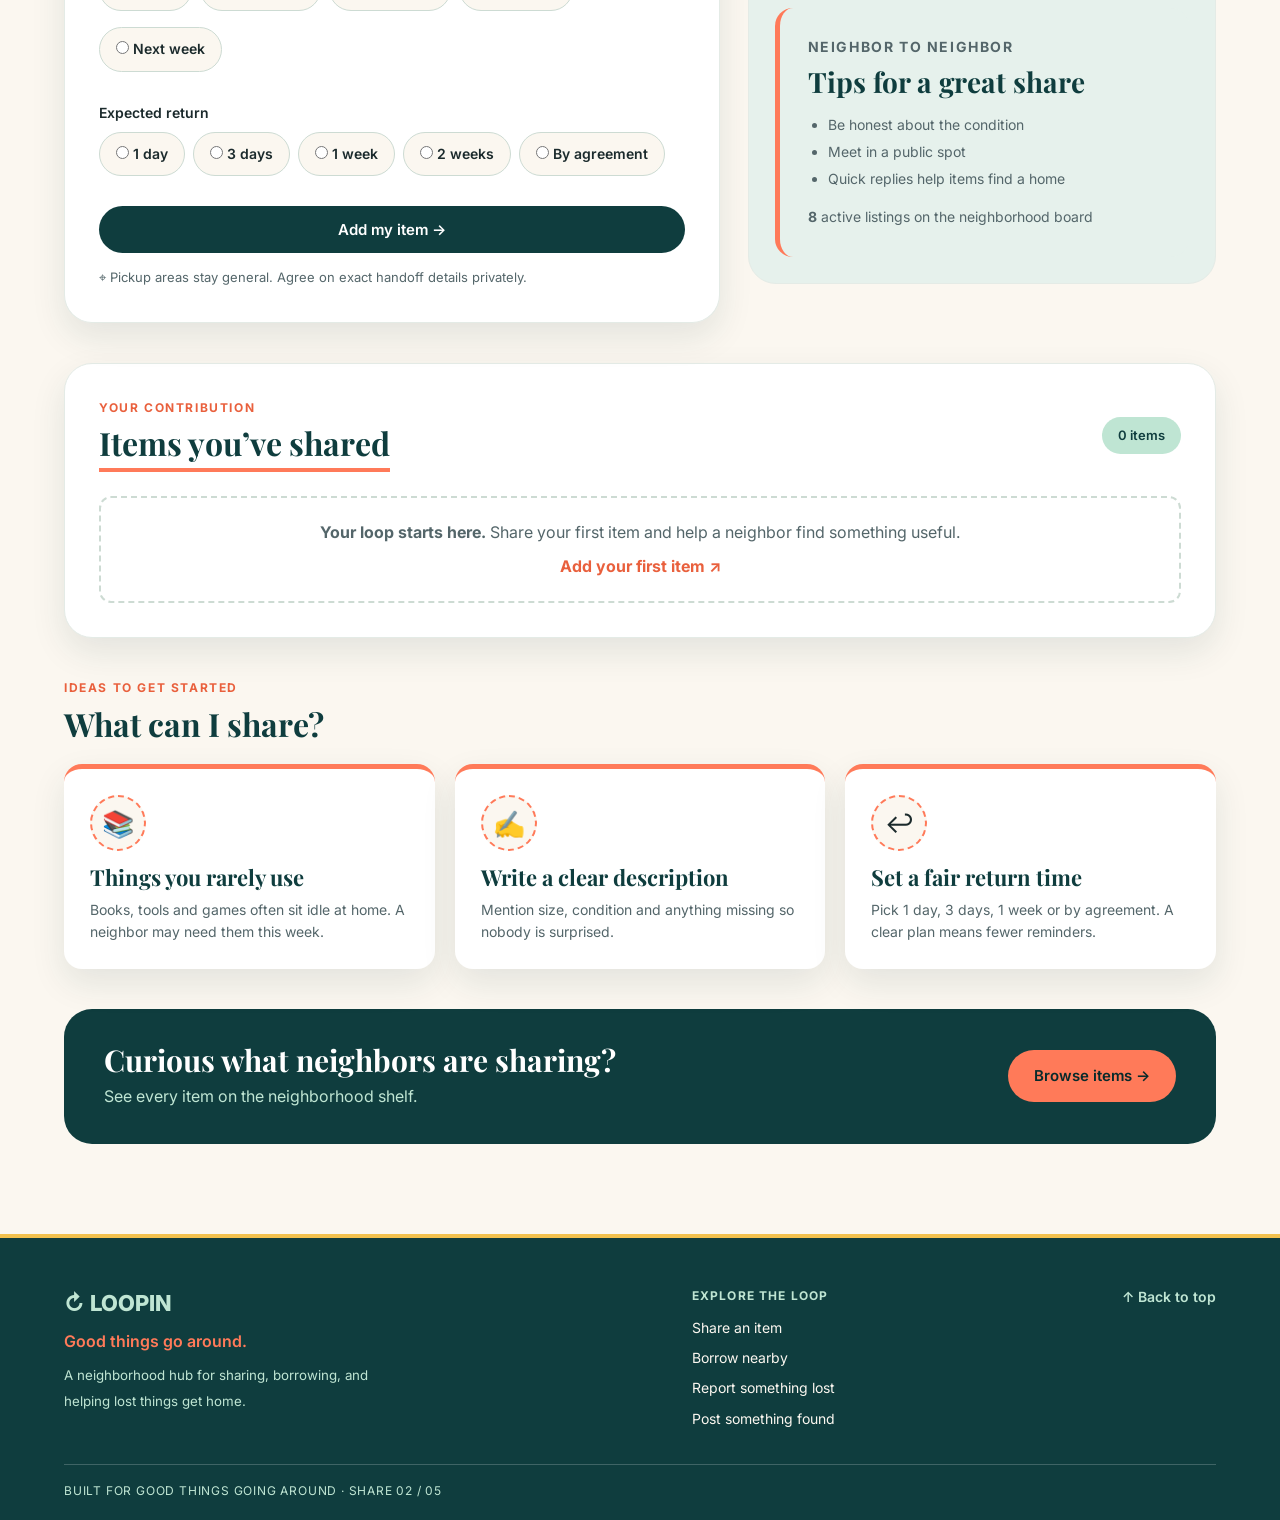
<file: share.html>
<!DOCTYPE html>
<html lang="en">
<head>
  <meta charset="UTF-8">
  <meta name="viewport" content="width=device-width, initial-scale=1.0">
  <title>LOOPIN | Share</title>

  <link rel="preconnect" href="https://fonts.googleapis.com">
  <link rel="preconnect" href="https://fonts.gstatic.com" crossorigin>
  <link href="https://fonts.googleapis.com/css2?family=Inter:wght@400;500;600;700;800&family=Playfair+Display:ital,wght@0,500;0,700;1,500&display=swap" rel="stylesheet">

  <!-- style.css = shared parts. share.css = only the Share page. -->
  <link rel="stylesheet" href="style.css">
  <link rel="stylesheet" href="share.css">
</head>
<body id="top">

  <!-- STEP 1: Navigation bar -->
  <header class="navbar">
    <a class="navbar__logo" href="index.html">
      <span class="navbar__logo-symbol">↻</span>LOOPIN
    </a>
    <nav class="navbar__links">
      <a class="navbar__link" href="index.html">Home</a>
      <a class="navbar__link navbar__link--current" href="share.html">Share</a>
      <a class="navbar__link" href="borrow.html">Borrow</a>
      <a class="navbar__link" href="lost.html">Lost</a>
      <a class="navbar__link" href="found.html">Found</a>
    </nav>
    <a class="navbar__button" href="share.html">Share an item ↗</a>
  </header>

  <main class="container page-main">
    <!-- STEP 2: Hero -->
    <section class="page-hero">
      <!-- Dark layer above the photo keeps the text readable -->
      <div class="page-hero__overlay"></div>
      <div class="page-hero__content">
        <p class="section-label">Good things, passed on</p>
        <h1>Share it<br><em>forward.</em></h1>
        <p class="page-hero__text">Offer something useful to someone nearby. A few clear details help a neighbor borrow with confidence.</p>
        <a class="page-hero__link" href="borrow.html">See what neighbors have shared →</a>
      </div>
    </section>

    <!-- STEP 3: Three steps -->
    <section class="steps">
      <div class="steps__item">
        <span class="steps__number">01</span>
        <div><strong>Describe your item</strong><small>Set clear expectations</small></div>
      </div>
      <div class="steps__item">
        <span class="steps__number">02</span>
        <div><strong>Choose a pickup area</strong><small>Keep the handoff local</small></div>
      </div>
      <div class="steps__item">
        <span class="steps__number">03</span>
        <div><strong>Help a neighbor</strong><small>Good things go around</small></div>
      </div>
    </section>

    <!-- STEP 4: Form (left) + live preview (right) -->
    <div class="two-columns">
      <section class="panel">
        <p class="section-label">The listing desk</p>
        <h2 class="panel__title">Create a listing</h2>
        <p class="panel__help">A few honest details help the right neighbor find your item.</p>

        <form id="share-form">
          <div class="form-field">
            <label for="item-name">Item name</label>
            <input id="item-name" type="text" maxlength="55" placeholder="e.g. Folding camping chair" required>
          </div>

          <div class="form-field">
            <p class="form-field__title">Category</p>
            <div class="choice-list">
              <label class="choice"><input type="radio" name="category" value="Books" required> Books</label>
              <label class="choice"><input type="radio" name="category" value="Tools"> Tools</label>
              <label class="choice"><input type="radio" name="category" value="Sports"> Sports</label>
              <label class="choice"><input type="radio" name="category" value="Outdoors"> Outdoors</label>
              <label class="choice"><input type="radio" name="category" value="Games"> Games</label>
              <label class="choice"><input type="radio" name="category" value="Home"> Home</label>
              <label class="choice"><input type="radio" name="category" value="Tech"> Tech</label>
              <label class="choice"><input type="radio" name="category" value="Other"> Other</label>
            </div>
          </div>

          <div class="form-field">
            <p class="form-field__title">Condition</p>
            <div class="choice-list">
              <label class="choice"><input type="radio" name="condition" value="Like new" required> Like new</label>
              <label class="choice"><input type="radio" name="condition" value="Great"> Great</label>
              <label class="choice"><input type="radio" name="condition" value="Good"> Good</label>
              <label class="choice"><input type="radio" name="condition" value="Well loved"> Well loved</label>
            </div>
          </div>

          <div class="form-field">
            <label for="item-description">Description</label>
            <textarea id="item-description" maxlength="220" placeholder="What should a borrower know?" required></textarea>
          </div>

          <div class="form-field">
            <label for="item-location">Pickup area</label>
            <input id="item-location" type="text" maxlength="40" placeholder="e.g. Indiranagar" required>
          </div>

          <div class="form-field">
            <p class="form-field__title">Availability</p>
            <div class="choice-list">
              <label class="choice"><input type="radio" name="availability" value="Today"> Today</label>
              <label class="choice"><input type="radio" name="availability" value="This week"> This week</label>
              <label class="choice"><input type="radio" name="availability" value="Weekends"> Weekends</label>
              <label class="choice"><input type="radio" name="availability" value="Evenings"> Evenings</label>
              <label class="choice"><input type="radio" name="availability" value="Next week"> Next week</label>
            </div>
          </div>

          <div class="form-field">
            <p class="form-field__title">Expected return</p>
            <div class="choice-list">
              <label class="choice"><input type="radio" name="loanPeriod" value="1 day" required> 1 day</label>
              <label class="choice"><input type="radio" name="loanPeriod" value="3 days"> 3 days</label>
              <label class="choice"><input type="radio" name="loanPeriod" value="1 week"> 1 week</label>
              <label class="choice"><input type="radio" name="loanPeriod" value="2 weeks"> 2 weeks</label>
              <label class="choice"><input type="radio" name="loanPeriod" value="By agreement"> By agreement</label>
            </div>
          </div>

          <button class="btn btn--dark btn--full" type="button" id="share-submit">Add my item →</button>
          <p class="form-note">⌖ Pickup areas stay general. Agree on exact handoff details privately.</p>
        </form>
      </section>

      <aside class="preview">
        <div class="preview__heading">
          <div>
            <p class="section-label">A neighbor’s view</p>
            <h2>Your listing, in context.</h2>
          </div>
          <span class="preview__live">● LIVE</span>
        </div>

        <!-- This card changes while the visitor types (share.js updatePreview). -->
        <article class="card">
          <div class="card__art card__art--other" id="preview-art">
            <span class="card__emoji" id="preview-emoji">📦</span>
            <span class="card__tag" id="preview-category">Choose category</span>
          </div>
          <div class="card__body">
            <p class="card__meta" id="preview-condition">Choose condition</p>
            <h3 id="preview-title">Something useful</h3>
            <p id="preview-description">Add a short, honest note so a neighbor knows what to expect.</p>
            <p>⌖ <strong id="preview-location">Pickup area</strong></p>
            <p>◷ <strong id="preview-availability">Available soon</strong></p>
            <p>↺ <strong id="preview-return">Return window</strong></p>
            <div class="card__owner">
              <span class="avatar">Y</span>
              Shared by <strong>You</strong>
            </div>
          </div>
        </article>

        <div class="readiness">
          <div class="readiness__top">
            <h3>Listing readiness</h3>
            <strong id="readiness-percent">0%</strong>
          </div>
          <div class="readiness__bar"><div class="readiness__fill" id="readiness-fill"></div></div>
          <ul class="readiness__list">
            <li class="readiness__item" id="check-details"><span class="readiness__mark"></span>Name and category</li>
            <li class="readiness__item" id="check-condition"><span class="readiness__mark"></span>Condition</li>
            <li class="readiness__item" id="check-description"><span class="readiness__mark"></span>Helpful description</li>
            <li class="readiness__item" id="check-handoff"><span class="readiness__mark"></span>Pickup and return plan</li>
          </ul>
        </div>

        <div class="side-panel tips">
          <p class="section-label">Neighbor to neighbor</p>
          <h2>Tips for a great share</h2>
          <ul class="checklist">
            <li>Be honest about the condition</li>
            <li>Meet in a public spot</li>
            <li>Quick replies help items find a home</li>
          </ul>
          <p><strong id="active-count">8</strong> active listings on the neighborhood board</p>
        </div>
      </aside>
    </div>

    <!-- STEP 5: Items this visitor has shared -->
    <section class="section">
      <div class="section__heading">
        <div>
          <p class="section-label">Your contribution</p>
          <h2>Items you’ve shared</h2>
        </div>
        <span class="count-label" id="my-item-count">0 items</span>
      </div>
      <div class="card-grid card-grid--two" id="my-items"></div>
      <p class="empty-message" id="empty-items">
        <strong>Your loop starts here.</strong> Share your first item and help a neighbor find something useful.
        <a href="#item-name">Add your first item ↗</a>
      </p>
    </section>
    <!-- STEP 6: Helpful guide (3 cards) -->
    <section class="help">
      <div class="help__heading">
        <p class="section-label">Ideas to get started</p>
        <h2>What can I share?</h2>
      </div>
      <div class="help__cards">
        <article class="help-card">
          <span class="help-card__icon">📚</span>
          <h3 class="help-card__title">Things you rarely use</h3>
          <p class="help-card__text">Books, tools and games often sit idle at home. A neighbor may need them this week.</p>
        </article>
        <article class="help-card">
          <span class="help-card__icon">✍️</span>
          <h3 class="help-card__title">Write a clear description</h3>
          <p class="help-card__text">Mention size, condition and anything missing so nobody is surprised.</p>
        </article>
        <article class="help-card">
          <span class="help-card__icon">↩️</span>
          <h3 class="help-card__title">Set a fair return time</h3>
          <p class="help-card__text">Pick 1 day, 3 days, 1 week or by agreement. A clear plan means fewer reminders.</p>
        </article>
      </div>
    </section>

    <!-- STEP 7: Call to action -->
    <section class="cta-band">
      <div class="cta-band__content">
        <h2 class="cta-band__title">Curious what neighbors are sharing?</h2>
        <p class="cta-band__text">See every item on the neighborhood shelf.</p>
      </div>
      <a class="btn btn--primary" href="borrow.html">Browse items →</a>
    </section>
  </main>

  <footer class="footer">
    <div class="container footer__content">
      <div class="footer__brand">
        <a class="footer__logo" href="index.html">↻ LOOPIN</a>
        <p>Good things go around.</p>
        <small>A neighborhood hub for sharing, borrowing, and helping lost things get home.</small>
      </div>
      <nav class="footer__links">
        <strong>EXPLORE THE LOOP</strong>
        <a href="share.html">Share an item</a>
        <a href="borrow.html">Borrow nearby</a>
        <a href="lost.html">Report something lost</a>
        <a href="found.html">Post something found</a>
      </nav>
      <a class="footer__top" href="#top">↑ Back to top</a>
    </div>
    <p class="container footer__bottom">BUILT FOR GOOD THINGS GOING AROUND · SHARE 02 / 05</p>
  </footer>

  <div class="toast" id="message-toast"></div>

  <script src="script.js"></script>
  <script src="share.js"></script>
</body>
</html>
</file>
<file: style.css>
/* ============================================================
   LOOPIN — SHARED STYLES (loaded on every page, FIRST)
   ============================================================

   FIND IT FAST  (Ctrl+F the number or the class name)
   ------------------------------------------------------------
   1. DESIGN VALUES .. reference list of colors, fonts, radius, shadows
   2. BASE ............ body, links, images, headings
   3. NAVBAR .......... .navbar
   4. BUTTONS ......... .btn
   5. PAGE HERO + STEPS  .page-hero  .steps
   6. PANELS + FORMS .. .panel  .form-field  .choice
   7. CARDS ........... .card  .card-grid  .card__art--category colors
   8. SECTIONS + LISTS  .section  .request-row  .empty-message
   9. FOOTER .......... .footer
   10. TOAST .......... .toast
   11. ANIMATIONS ..... @keyframes fade-up
   12. RESPONSIVE ..... Ctrl+F "RESPONSIVE"

   Naming = BEM:  block__element--modifier
   Example: .navbar__link--current  (navbar block, link element, current modifier)
   ============================================================ */


/* ============================================================
   1. DESIGN VALUES (a reference list, nothing here is code)
   Every color, font, radius and shadow is written directly inside the rules
   below. To change one, use Find and Replace (Ctrl+H) in ALL .css files.
   ------------------------------------------------------------
   teal          #0f3d3e
   teal-dark     #082a2b
   teal-soft     #e6f1ec
   coral         #ff7a59
   coral-dark    #e9603d
   gold          #f2c14e
   mint          #bfe5d3
   peach         #fbdccd
   cream         #fbf7f0
   white         #ffffff
   ink           #1b2a2c
   text          #54666a
   line          #e4ebe6
   line-strong   #cddbd3
   font-heading  "Playfair Display", Georgia, serif
   font-body     "Inter", Arial, sans-serif
   radius-sm     12px
   radius-md     18px
   radius-lg     28px
   radius-pill   999px
   shadow-sm     0 4px 14px rgba(15, 61, 62, 0.08)
   shadow-md     0 14px 34px rgba(15, 61, 62, 0.1)
   shadow-lg     0 26px 54px rgba(15, 61, 62, 0.18)
   ============================================================ */


/* ============================================================
   2. BASE
   ============================================================ */
* {
  box-sizing: border-box;
}

html {
  scroll-behavior: smooth;
}

body {
  margin: 0;
  background-color: #fbf7f0;
  color: #1b2a2c;
  font-family: "Inter", Arial, sans-serif;
  font-size: 16px;
  line-height: 1.6;
}

a {
  color: inherit;
  text-decoration: none;
}

img {
  max-width: 100%;
  display: block;
}

p {
  margin: 0;
}

h1,
h2,
h3 {
  margin: 0;
  color: #0f3d3e;
  font-family: "Playfair Display", Georgia, serif;
  line-height: 1.15;
}

button,
input,
select,
textarea {
  font-family: inherit;
  font-size: inherit;
}

button {
  cursor: pointer;
}

button:disabled {
  opacity: 0.55;
  cursor: not-allowed;
}

/* Keeps page content centered and not too wide. */
.container {
  width: 90%;
  max-width: 1180px;
  margin: 0 auto;
}

/* Small coral title above a big heading. */
.section-label {
  margin-bottom: 8px;
  color: #e9603d;
  font-size: 12px;
  font-weight: 700;
  letter-spacing: 1.6px;
  text-transform: uppercase;
}

/* Space at the bottom of every inner page. */
.page-main {
  padding-bottom: 90px;
}


/* ============================================================
   3. NAVBAR (same on every page)
   ============================================================ */
.navbar {
  position: sticky;
  top: 0;
  z-index: 50;
  display: flex;
  align-items: center;
  justify-content: space-between;
  gap: 16px;
  padding: 14px 5%;
  border-bottom: 1px solid #e4ebe6;
  background-color: rgba(251, 247, 240, 0.95);
}

.navbar__logo {
  display: flex;
  align-items: center;
  gap: 10px;
  color: #0f3d3e;
  font-size: 22px;
  font-weight: 800;
}

.navbar__logo-symbol {
  width: 38px;
  height: 38px;
  display: flex;
  align-items: center;
  justify-content: center;
  border-radius: 50%;
  background-color: #ff7a59;
  color: #ffffff;
  font-size: 22px;
}

.navbar__links {
  display: flex;
  gap: 6px;
}

.navbar__link {
  padding: 10px 18px;
  border-radius: 999px;
  color: #54666a;
  font-size: 14px;
  font-weight: 500;
  transition: background-color 0.2s, color 0.2s;
}

.navbar__link:hover {
  background-color: #e6f1ec;
  color: #0f3d3e;
}

/* The page you are on. Add this class to that page's link in the HTML. */
.navbar__link--current,
.navbar__link--current:hover {
  background-color: #0f3d3e;
  color: #ffffff;
  font-weight: 600;
}

.navbar__button {
  padding: 11px 22px;
  border-radius: 999px;
  background-color: #ff7a59;
  color: #082a2b;
  font-size: 14px;
  font-weight: 700;
  white-space: nowrap;
  transition: background-color 0.2s, transform 0.2s;
}

.navbar__button:hover {
  background-color: #e9603d;
  transform: translateY(-2px);
}


/* ============================================================
   4. BUTTONS
   ============================================================ */
.btn {
  display: inline-flex;
  align-items: center;
  justify-content: center;
  gap: 8px;
  padding: 14px 26px;
  border: 0;
  border-radius: 999px;
  font-size: 15px;
  font-weight: 600;
  transition: background-color 0.2s, color 0.2s, transform 0.2s, box-shadow 0.2s;
}

.btn:hover {
  transform: translateY(-2px);
  box-shadow: 0 14px 34px rgba(15, 61, 62, 0.1);
}

.btn--primary {
  background-color: #ff7a59;
  color: #082a2b;
}

.btn--primary:hover {
  background-color: #e9603d;
}

.btn--dark {
  background-color: #0f3d3e;
  color: #ffffff;
}

.btn--dark:hover {
  background-color: #ff7a59;
  color: #082a2b;
}

.btn--light {
  background-color: #ffffff;
  color: #0f3d3e;
}

.btn--light:hover {
  background-color: #bfe5d3;
}

/* Small outlined button (Cancel, Remove, Mark as found). */
.btn--outline {
  padding: 9px 16px;
  border: 1px solid #ff7a59;
  background-color: #ffffff;
  color: #b0432a;
  font-size: 13px;
}

.btn--outline:hover {
  background-color: #fbdccd;
  box-shadow: none;
}

.btn--full {
  width: 100%;
}


/* ============================================================
   5. PAGE HERO + STEPS (top of Share / Borrow / Lost / Found)
   The photo for each page is set in that page's own CSS file.
   ============================================================ */
.page-hero {
  position: relative;
  overflow: hidden;
  margin-top: 32px;
  padding: 84px 56px;
  border-radius: 28px;
  background-color: #0f3d3e;
  background-size: cover;
  background-position: center;
  box-shadow: 0 26px 54px rgba(15, 61, 62, 0.18);
}

/* Dark layer on top of the photo, and the content above that layer. */
.page-hero__overlay {
  position: absolute;
  top: 0;
  left: 0;
  width: 100%;
  height: 100%;
  background-color: rgba(0, 0, 0, 0.45);
}

.page-hero__content {
  position: relative;
  z-index: 1;
}

.page-hero h1 {
  margin-bottom: 16px;
  color: #ffffff;
  font-size: 64px;
}

.page-hero h1 em {
  color: #ff7a59;
}

.page-hero__text {
  max-width: 520px;
  color: #ffffff;
  font-size: 18px;
}

.page-hero__link {
  display: inline-block;
  margin-top: 24px;
  padding-bottom: 3px;
  border-bottom: 2px solid #f2c14e;
  color: #f2c14e;
  font-weight: 600;
}

/* Three small steps under the hero. */
.steps {
  display: flex;
  justify-content: space-between;
  gap: 16px;
  margin: 26px 0 34px;
  padding: 20px 28px;
  border: 1px solid #e4ebe6;
  border-radius: 18px;
  background-color: #ffffff;
  box-shadow: 0 4px 14px rgba(15, 61, 62, 0.08);
}

.steps__item {
  display: flex;
  align-items: center;
  gap: 14px;
}

.steps__number {
  width: 44px;
  height: 44px;
  display: flex;
  align-items: center;
  justify-content: center;
  border-radius: 50%;
  background-color: #e6f1ec;
  color: #0f3d3e;
  font-weight: 700;
}

.steps__item strong {
  display: block;
  color: #1b2a2c;
}

.steps__item small {
  color: #54666a;
}


/* ============================================================
   6. PANELS + FORMS
   ============================================================ */
/* Form on the left (wide), help panel on the right (narrow). */
.two-columns {
  display: grid;
  grid-template-columns: 1.4fr 1fr;
  align-items: start;
  gap: 28px;
}

.panel {
  padding: 34px;
  border: 1px solid #e4ebe6;
  border-radius: 28px;
  background-color: #ffffff;
  box-shadow: 0 14px 34px rgba(15, 61, 62, 0.1);
}

.panel__title {
  margin-bottom: 6px;
  font-size: 32px;
}

.panel__help {
  margin-bottom: 26px;
  color: #54666a;
}

.form-field {
  margin-bottom: 22px;
}

/* Label above a box. Also used for the title above radio groups. */
.form-field label,
.form-field__title {
  display: block;
  margin-bottom: 8px;
  color: #1b2a2c;
  font-size: 14px;
  font-weight: 600;
}

input[type="text"],
input[type="search"],
select,
textarea {
  width: 100%;
  padding: 13px 15px;
  border: 1px solid #cddbd3;
  border-radius: 12px;
  background-color: #ffffff;
  color: #1b2a2c;
  transition: border-color 0.2s;
}

input[type="text"]:hover,
input[type="search"]:hover,
select:hover,
textarea:hover {
  border-color: #0f3d3e;
}

input[type="text"]:focus,
input[type="search"]:focus,
select:focus,
textarea:focus {
  border-color: #0f3d3e;
  outline: 3px solid #bfe5d3;
}

textarea {
  min-height: 110px;
  resize: vertical;
}

.form-row {
  display: grid;
  grid-template-columns: 1fr 1fr;
  gap: 16px;
}

/* Radio buttons as small clickable pills. */
.choice-list {
  display: flex;
  flex-wrap: wrap;
  gap: 8px;
}

.choice {
  display: flex;
  align-items: center;
  gap: 8px;
  padding: 10px 16px;
  border: 1px solid #cddbd3;
  border-radius: 999px;
  background-color: #fbf7f0;
  font-size: 14px;
  cursor: pointer;
  transition: border-color 0.2s, background-color 0.2s;
}

.choice:hover {
  border-color: #0f3d3e;
  background-color: #e6f1ec;
}

.choice input {
  margin: 0;
  accent-color: #0f3d3e;
}

.form-note {
  margin-top: 14px;
  color: #54666a;
  font-size: 13px;
}


/* ============================================================
   7. CARDS (Borrow items, shared items, Lost / Found reports)
   ============================================================ */
.card-grid {
  display: grid;
  grid-template-columns: repeat(3, 1fr);
  gap: 24px;
}

.card-grid--two {
  grid-template-columns: repeat(2, 1fr);
}

.card {
  display: flex;
  flex-direction: column;
  overflow: hidden;
  border: 1px solid #e4ebe6;
  border-radius: 18px;
  background-color: #ffffff;
  box-shadow: 0 4px 14px rgba(15, 61, 62, 0.08);
  transition: transform 0.25s, box-shadow 0.25s;
}

.card:hover {
  transform: translateY(-6px);
  box-shadow: 0 26px 54px rgba(15, 61, 62, 0.18);
}

/* Picture area at the top of a card. */
.card__art {
  position: relative;
  height: 250px;
  display: flex;
  align-items: center;
  justify-content: center;
  overflow: hidden;
  background-color: #bfe5d3;
}

.card__art--short {
  height: 170px;
}

.card__art img {
  position: absolute;
  top: 0;
  left: 0;
  width: 100%;
  height: 100%;
  object-fit: cover;
  transition: transform 0.4s;
}

.card:hover .card__art img {
  transform: scale(1.06);
}

.card__emoji {
  font-size: 72px;
}

/* Category label on the picture. */
.card__tag {
  position: absolute;
  top: 14px;
  left: 14px;
  z-index: 2;
  padding: 6px 12px;
  border-radius: 999px;
  background-color: rgba(15, 61, 62, 0.92);
  color: #ffffff;
  font-size: 11px;
  font-weight: 600;
  letter-spacing: 0.8px;
  text-transform: uppercase;
}

/* "SAMPLE" label on the example cards. */
.card__badge {
  position: absolute;
  top: 14px;
  right: 14px;
  z-index: 2;
  padding: 6px 12px;
  border-radius: 999px;
  background-color: #ffffff;
  color: #0f3d3e;
  font-size: 11px;
  font-weight: 700;
}

.card__body {
  flex: 1;
  display: flex;
  flex-direction: column;
  gap: 8px;
  padding: 22px;
}

.card__meta {
  color: #e9603d;
  font-size: 12px;
  font-weight: 700;
  letter-spacing: 0.6px;
  text-transform: uppercase;
}

.card__body h3 {
  font-size: 23px;
}

.card__body p {
  color: #54666a;
  font-size: 14px;
}

/* Pushes the owner row (and the button) to the bottom of the card. */
.card__owner {
  display: flex;
  align-items: center;
  gap: 10px;
  margin-top: auto;
  padding-top: 14px;
  border-top: 1px solid #e4ebe6;
  color: #54666a;
  font-size: 13px;
}

.card__link {
  margin-top: 6px;
  color: #e9603d;
  font-size: 14px;
  font-weight: 700;
}

.card__link:hover {
  color: #0f3d3e;
}

.avatar {
  width: 32px;
  height: 32px;
  display: flex;
  align-items: center;
  justify-content: center;
  border-radius: 50%;
  background-color: #bfe5d3;
  color: #0f3d3e;
  font-weight: 700;
}

/* Soft picture color for each category (class = art--categoryname). */
.card__art--books { background-color: #fbdccd; }
.card__art--tools { background-color: #e4e9c7; }
.card__art--sports { background-color: #d8e8f0; }
.card__art--outdoors { background-color: #e5e0c6; }
.card__art--games { background-color: #ecd9f1; }
.card__art--home { background-color: #bfe5d3; }
.card__art--tech { background-color: #d9e2ee; }
.card__art--other { background-color: #e6f1ec; }
.card__art--bottle { background-color: #d9e8f2; }
.card__art--keys { background-color: #f6e6b8; }
.card__art--bag { background-color: #fbdccd; }
.card__art--clothing { background-color: #ecd9f1; }
.card__art--electronics { background-color: #d9e2ee; }


/* ============================================================
   8. SECTIONS + LISTS
   ============================================================ */
.section {
  margin-top: 40px;
  padding: 34px;
  border: 1px solid #e4ebe6;
  border-radius: 28px;
  background-color: #ffffff;
  box-shadow: 0 14px 34px rgba(15, 61, 62, 0.1);
}

.section__heading {
  display: flex;
  align-items: center;
  justify-content: space-between;
  gap: 16px;
  margin-bottom: 24px;
}

.section__heading h2 {
  font-size: 32px;
}

.count-label {
  padding: 8px 16px;
  border-radius: 999px;
  background-color: #bfe5d3;
  color: #0f3d3e;
  font-size: 13px;
  font-weight: 600;
  white-space: nowrap;
}

.request-list {
  display: grid;
  gap: 12px;
}

.request-row {
  display: flex;
  align-items: center;
  gap: 14px;
  padding: 16px 18px;
  border: 1px solid #e4ebe6;
  border-radius: 12px;
  background-color: #fbf7f0;
  transition: border-color 0.2s, background-color 0.2s;
}

.request-row:hover {
  border-color: #ff7a59;
  background-color: #ffffff;
}

.request-row__info {
  flex: 1;
}

.request-row__info p {
  color: #54666a;
  font-size: 13px;
}

.empty-message {
  padding: 22px;
  border: 2px dashed #cddbd3;
  border-radius: 12px;
  color: #54666a;
  text-align: center;
}

.empty-message--hidden {
  display: none;
}

.empty-message a {
  display: block;
  margin-top: 8px;
  color: #e9603d;
  font-weight: 700;
}

/* Side help panel used on Lost / Found / Share. */
.side-panel {
  padding: 28px;
  border-left: 5px solid #ff7a59;
  border-radius: 18px;
  background-color: #e6f1ec;
}

.side-panel h2 {
  margin-bottom: 12px;
  font-size: 28px;
}

.side-panel p {
  color: #54666a;
  font-size: 14px;
}

.checklist {
  margin: 14px 0;
  padding-left: 20px;
  color: #54666a;
  font-size: 14px;
  line-height: 1.9;
}


/* ============================================================
   9. FOOTER (same on every page)
   ============================================================ */
.footer {
  padding: 48px 0 20px;
  border-top: 4px solid #f2c14e;
  background-color: #0f3d3e;
  color: #fbf7f0;
}

.footer__content {
  display: flex;
  align-items: flex-start;
  justify-content: space-between;
  gap: 30px;
}

.footer__brand {
  max-width: 340px;
}

.footer__logo {
  color: #bfe5d3;
  font-size: 22px;
  font-weight: 800;
}

.footer__brand p {
  margin: 8px 0;
  color: #ff7a59;
  font-weight: 600;
}

.footer__brand small {
  color: #bfe5d3;
}

.footer__links {
  display: flex;
  flex-direction: column;
  gap: 8px;
  font-size: 14px;
}

.footer__links strong {
  margin-bottom: 4px;
  color: #bfe5d3;
  font-size: 12px;
  letter-spacing: 1.2px;
}

.footer__links a:hover,
.footer__top:hover {
  color: #ff7a59;
}

.footer__top {
  color: #bfe5d3;
  font-size: 14px;
  font-weight: 600;
}

.footer__bottom {
  margin-top: 34px;
  padding-top: 16px;
  border-top: 1px solid rgba(255, 255, 255, 0.2);
  color: #bfe5d3;
  font-size: 12px;
  letter-spacing: 0.8px;
}


/* ============================================================
   10. TOAST (small message popup — script.js showMessage())
   ============================================================ */
.toast {
  position: fixed;
  right: 20px;
  bottom: 20px;
  z-index: 100;
  max-width: calc(100% - 40px);
  padding: 14px 22px;
  border-radius: 12px;
  background-color: #0f3d3e;
  color: #ffffff;
  box-shadow: 0 26px 54px rgba(15, 61, 62, 0.18);
  opacity: 0;
  transform: translateY(12px);
  pointer-events: none;
  transition: opacity 0.2s, transform 0.2s;
}

/* Two copies of one animation: appear, stay, disappear (about 2.5 seconds). */
.toast--show-a {
  animation: toast-a 2.5s ease-out forwards;
}

.toast--show-b {
  animation: toast-b 2.5s ease-out forwards;
}

@keyframes toast-a {
  0% { opacity: 0; transform: translateY(12px); }
  10% { opacity: 1; transform: translateY(0); }
  85% { opacity: 1; transform: translateY(0); }
  100% { opacity: 0; transform: translateY(12px); }
}

@keyframes toast-b {
  0% { opacity: 0; transform: translateY(12px); }
  10% { opacity: 1; transform: translateY(0); }
  85% { opacity: 1; transform: translateY(0); }
  100% { opacity: 0; transform: translateY(12px); }
}


/* ============================================================
   11. ANIMATIONS (Section 09 — @keyframes)
   To switch one off, delete its "animation:" line.
   ============================================================ */
@keyframes fade-up {
  from {
    opacity: 0;
    transform: translateY(20px);
  }
  to {
    opacity: 1;
    transform: translateY(0);
  }
}

.page-hero,
.steps,
.hero__content,
.loop-card,
.feature-card {
  /* "backwards" = styled during the delay, so hover still works after. */
  animation: fade-up 0.7s ease-out backwards;
}

.steps,
.loop-card {
  animation-delay: 0.15s;
}

/* People who prefer less movement get no animation. */
@media (prefers-reduced-motion: reduce) {
  *:not(.toast) {
    animation: none !important;
    transition: none !important;
  }
}


/* ============================================================
   12. RESPONSIVE (Section 10 — media queries)
   ============================================================ */

/* >>> RESPONSIVE: tablet <<< */
@media (max-width: 900px) {
  .navbar {
    flex-wrap: wrap;
  }

  .navbar__links {
    order: 3;
    width: 100%;
    justify-content: space-between;
  }

  .two-columns {
    grid-template-columns: 1fr;
  }

  .card-grid {
    grid-template-columns: repeat(2, 1fr);
  }

  .page-hero {
    padding: 60px 32px;
  }

  .page-hero h1 {
    font-size: 48px;
  }
}

/* >>> RESPONSIVE: phone <<< */
@media (max-width: 600px) {
  .navbar__link {
    padding: 9px 10px;
    font-size: 12px;
  }

  .navbar__button {
    padding: 9px 14px;
    font-size: 12px;
  }

  .page-hero {
    padding: 44px 24px;
  }

  .page-hero h1 {
    font-size: 38px;
  }

  .steps {
    flex-direction: column;
    align-items: flex-start;
  }

  .panel,
  .section {
    padding: 22px;
  }

  .form-row {
    grid-template-columns: 1fr;
  }

  .card-grid,
  .card-grid--two {
    grid-template-columns: 1fr;
  }

  .card__art {
    height: 220px;
  }

  .section__heading {
    align-items: flex-start;
    flex-direction: column;
  }

  .footer__content {
    flex-direction: column;
  }
}


/* ============================================================
   13. PREMIUM LAYER — "Neighbor Pass" card + polish
   Idea: every card is a small PASS you hand to a neighbor.
   - STAMP  (.card__tag)   = what kind of post it is (Borrow / Lost / Found)
   - CHIPS  (.item-card__line) = the two facts you need: return plan + place
   - RING   (.avatar)      = who is behind the post
   Uses only notes concepts: position, transform, border, box-shadow.
   ============================================================ */

/* 13.1 Card shell: bigger corners, colored bottom edge under the picture */
.card {
  border: 0;
  border-radius: 28px;
  box-shadow: 0 14px 34px rgba(15, 61, 62, 0.1);
}

.card__art {
  border-bottom: 5px solid #ff7a59;
}

/* 13.2 STAMP: slightly tilted label, color = type of post */
.card__tag {
  padding: 7px 14px;
  border: 2px solid #ffffff;
  border-radius: 12px;
  background-color: #0f3d3e;
  box-shadow: 0 4px 14px rgba(15, 61, 62, 0.08);
  transform: rotate(-3deg);
}

.card__tag--lost {
  background-color: #ff7a59;
  color: #082a2b;
}

.card__tag--found {
  background-color: #bfe5d3;
  color: #082a2b;
}

.card__tag--borrow {
  background-color: #0f3d3e;
}

/* 13.3 CHIPS: return plan + place shown as small pills */
.item-card__line {
  align-self: flex-start;
  padding: 6px 14px;
  border-radius: 999px;
  background-color: #e6f1ec;
  color: #0f3d3e;
}

/* 13.4 RING around the neighbor's letter + dashed "pass" divider */
.avatar {
  border: 2px solid #ff7a59;
  background-color: #fbf7f0;
}

.card__owner {
  border-top: 2px dashed #cddbd3;
}

/* 13.5 Buttons + headings + navbar polish */
.item-card__button,
.report-card__button {
  border-radius: 999px;
}

.section__heading h2 {
  padding-bottom: 6px;
  border-bottom: 4px solid #ff7a59;
}

.navbar {
  box-shadow: 0 4px 14px rgba(15, 61, 62, 0.08);
}

.page-hero {
  border: 3px solid #ffffff;
}


/* ============================================================
   14. HELP CARDS + CTA BAND (bottom of Share / Borrow / Lost / Found)
   Flexbox only (Section 06): cards share the row and wrap on small screens.
   ============================================================ */

/* 14.1 Help section: heading + row of 3 cards */
.help {
  margin-top: 40px;
}

.help__heading {
  margin-bottom: 22px;
}

.help__heading h2 {
  font-size: 32px;
}

.help__cards {
  display: flex;
  flex-wrap: wrap;
  gap: 20px;
}

/* 14.2 Help card: same "Neighbor Pass" look (coral edge, dashed icon ring) */
.help-card {
  flex: 1 1 260px;
  padding: 26px;
  border-top: 5px solid #ff7a59;
  border-radius: 18px;
  background-color: #ffffff;
  box-shadow: 0 14px 34px rgba(15, 61, 62, 0.1);
  transition: transform 0.25s;
}

.help-card:hover {
  transform: translateY(-6px);
}

.help-card__icon {
  width: 56px;
  height: 56px;
  display: flex;
  align-items: center;
  justify-content: center;
  margin-bottom: 14px;
  border: 2px dashed #ff7a59;
  border-radius: 50%;
  background-color: #fbf7f0;
  font-size: 26px;
}

.help-card__title {
  margin-bottom: 8px;
  font-size: 22px;
}

.help-card__text {
  color: #54666a;
  font-size: 14px;
}

/* 14.3 Call-to-action band: sends the visitor to the next useful page */
.cta-band {
  display: flex;
  align-items: center;
  justify-content: space-between;
  flex-wrap: wrap;
  gap: 20px;
  margin-top: 40px;
  padding: 34px 40px;
  border-radius: 28px;
  background-color: #0f3d3e;
}

.cta-band__content {
  flex: 1 1 280px;
}

.cta-band__title {
  color: #ffffff;
  font-size: 30px;
}

.cta-band__text {
  margin-top: 6px;
  color: #bfe5d3;
}
</file>
<file: home.css>
/* ==========================================================
   HOME PAGE STYLES (index.html) — loaded AFTER style.css.

   FIND IT FAST:
   1. .hero + .loop-card ...... welcome section
   2. .features + .feature-card  four photo cards
   3. .board .quick-filters ... search + community cards
   4. .how ..................... three steps
   5. RESPONSIVE ............... phone / tablet rules
   Colors, fonts, shadows use the values listed in style.css section 1.
   ========================================================== */


/* ==========================================================
   1. HERO — welcome message over a neighborhood photo
   ========================================================== */
.hero {
  position: relative;
  min-height: 700px;
  display: grid;
  grid-template-columns: 1.2fr 1fr;
  align-items: center;
  gap: 50px;
  padding: 70px 6%;
  /* The photo is set here; hero__overlay (below) darkens it so the text is readable. */
  background-image: url("images/home-hero1.jpg");
  background-color: #082a2b;
  background-size: cover;
  background-position: center;
  color: #fbf7f0;
}

/* Dark layer on top of the photo (positioned over the whole hero). */
.hero__overlay {
  position: absolute;
  top: 0;
  left: 0;
  width: 100%;
  height: 100%;
  background-color: rgba(0, 0, 0, 0.50);
}

/* Text and card sit above the overlay. */
.hero__content,
.loop-card {
  position: relative;
  z-index: 1;
}

.hero .section-label {
  color: #ffffff;
}

.hero h1 {
  margin: 14px 0 22px;
  color: #ffffff;
  font-size: 88px;
  letter-spacing: -2px;
  line-height: 1;
}

.hero h1 em {
  color: #ff7a59;
}

.hero__text {
  max-width: 480px;
  color: #ffffff;
  font-size: 18px;
}

.hero__buttons {
  display: flex;
  flex-wrap: wrap;
  gap: 14px;
  margin-top: 30px;
}

.hero__count {
  margin-top: 28px;
  color: #ffffff;
  font-size: 14px;
}

.hero__count span {
  color: #f2c14e;
  font-weight: 700;
}

/* Glass-style card with the four actions. */
.loop-card {
  padding: 28px;
  border-radius: 28px;
  background-color: rgb(255 255 255 / 0%);
  box-shadow: 0px 0px 20px 20px rgb(255 255 255 / 44%);
}

.loop-card__title {
  color: white;
  font-size: 14px;
  font-weight: 700;
  letter-spacing: 1.4px;
  text-transform: uppercase;
}

.loop-card__center {
  display: flex;
  align-items: center;
  justify-content: center;
  gap: 14px;
  margin: 30px 0;
  color: #ffffff;
  text-align: center;
  font-size: 13px;
  letter-spacing: 1px;
}

.loop-card__symbol {
  width: 60px;
  height: 60px;
  display: flex;
  align-items: center;
  justify-content: center;
  border-radius: 50%;
  background-color: #ff7a59;
  color: #082a2b;
  font-size: 38px;
}

.loop-card__actions {
  display: grid;
  grid-template-columns: 1fr 1fr;
  gap: 14px;
}

.loop-card__stop {
  min-height: 108px;
  display: flex;
  flex-direction: column;
  align-items: center;
  justify-content: center;
  gap: 8px;
  border-radius: 18px;
  background-color: #fbf7f0;
  color: #0f3d3e;
  font-size: 13px;
  font-weight: 700;
  transition: background-color 0.2s, transform 0.2s;
}

.loop-card__stop span {
  width: 38px;
  height: 38px;
  display: flex;
  align-items: center;
  justify-content: center;
  border-radius: 50%;
  background-color: #bfe5d3;
  font-size: 20px;
}

.loop-card__stop:hover {
  background-color: #bfe5d3;
  transform: translateY(-3px);
}


/* ==========================================================
   2. FEATURES — four photo cards in one row
   ========================================================== */
.features {
  padding: 90px 0 40px;
}

.features h2 {
  margin-bottom: 30px;
  font-size: 44px;
}

.features__cards {
  display: grid;
  grid-template-columns: repeat(4, 1fr);
  gap: 20px;
}

.feature-card {
  position: relative;
  min-height: 480px;
  display: flex;
  flex-direction: column;
  justify-content: flex-end;
  overflow: hidden;
  border-radius: 28px;
  background-color: #0f3d3e;
  box-shadow: 0 14px 34px rgba(15, 61, 62, 0.1);
  transition: transform 0.3s, box-shadow 0.3s;
}

.feature-card:hover {
  transform: translateY(-8px);
  box-shadow: 0 26px 54px rgba(15, 61, 62, 0.18);
}

/* The photo fills the whole card, behind the words. */
.feature-card img {
  position: absolute;
  top: 0;
  left: 0;
  width: 100%;
  height: 100%;
  object-fit: cover;
  transition: transform 0.45s;
}

.feature-card:hover img {
  transform: scale(1.07);
}

/* Solid dark panel at the bottom so the words are easy to read. */
.feature-card__content {
  position: relative;
  z-index: 1;
  padding: 24px;
  background-color: rgba(8, 42, 43, 0.85);
  color: #ffffff;
}

.feature-card__label {
  color: #bfe5d3;
  font-size: 11px;
  font-weight: 700;
  letter-spacing: 1.2px;
  text-transform: uppercase;
}

.feature-card h3 {
  margin: 8px 0;
  color: #ffffff;
  font-size: 36px;
}

.feature-card p {
  color: #fbf7f0;
  font-size: 14px;
}

.feature-card__link {
  display: inline-block;
  margin-top: 16px;
  color: #f2c14e;
  font-size: 14px;
  font-weight: 700;
}


/* ==========================================================
   3. BOARD — search + community cards
   ========================================================== */
.board {
  margin-top: 50px;
  margin-bottom: 50px;
  padding: 50px;
  border-radius: 28px;
  background-color: #e6f1ec;
}

.board__heading {
  display: flex;
  align-items: center;
  justify-content: space-between;
  gap: 24px;
}

.board__heading h2 {
  margin-bottom: 8px;
  font-size: 40px;
}

.board__text {
  color: #54666a;
}

.board__counts {
  min-width: 220px;
  display: flex;
  flex-direction: column;
  gap: 8px;
  padding: 20px;
  border-radius: 18px;
  background-color: #0f3d3e;
  color: #fbf7f0;
  font-size: 14px;
}

.board__counts-title {
  color: #bfe5d3;
  font-size: 11px;
  font-weight: 700;
  letter-spacing: 1.2px;
  text-transform: uppercase;
}

.board__counts strong {
  margin-right: 6px;
  color: #f2c14e;
  font-size: 20px;
}

.board__search {
  display: flex;
  align-items: center;
  flex-wrap: wrap;
  gap: 14px;
  margin: 28px 0;
  padding: 18px;
  border: 1px solid #e4ebe6;
  border-radius: 18px;
  background-color: #ffffff;
}

.board__search label {
  color: #0f3d3e;
  font-size: 14px;
  font-weight: 700;
}

.board__search input {
  flex: 1;
  min-width: 220px;
}

.quick-filters {
  display: flex;
  align-items: center;
  flex-wrap: wrap;
  gap: 8px;
}

.quick-filters__label {
  color: #54666a;
  font-size: 11px;
  font-weight: 700;
  letter-spacing: 1px;
  text-transform: uppercase;
}

.quick-filters__button {
  padding: 8px 16px;
  border: 1px solid #cddbd3;
  border-radius: 999px;
  background-color: #fbf7f0;
  color: #0f3d3e;
  font-size: 13px;
  font-weight: 500;
  transition: background-color 0.2s, color 0.2s;
}

.quick-filters__button:hover,
.quick-filters__button--selected {
  border-color: #0f3d3e;
  background-color: #0f3d3e;
  color: #ffffff;
}

/* Board shows four cards per row. */
.board__cards {
  grid-template-columns: repeat(4, 1fr);
  gap: 18px;
}

.board__cards .card__art {
  height: 200px;
}

.board__cards .card__body {
  padding: 18px;
}

.board__cards .card__body h3 {
  font-size: 20px;
}


/* ==========================================================
   4. HOW IT WORKS — photo on the left, steps on the right
   ========================================================== */
.how {
  display: grid;
  grid-template-columns: 1fr 1.1fr;
  align-items: center;
  gap: 50px;
  padding-bottom: 100px;
}

.how__image {
  width: 100%;
  height: 520px;
  border-radius: 28px;
  background-color: #bfe5d3;
  box-shadow: 0 26px 54px rgba(15, 61, 62, 0.18);
  object-fit: cover;
}

.how h2 {
  margin-bottom: 26px;
  font-size: 44px;
}

.how h2 em {
  color: #e9603d;
}

.how__steps {
  display: flex;
  flex-direction: column;
  gap: 8px;
  margin: 0;
  padding: 0;
  list-style: none;
}

.how__steps li {
  display: flex;
  align-items: flex-start;
  gap: 16px;
  padding: 18px 0;
  border-bottom: 1px solid #cddbd3;
}

.how__number {
  width: 44px;
  height: 44px;
  flex-shrink: 0;
  display: flex;
  align-items: center;
  justify-content: center;
  border-radius: 50%;
  background-color: #ff7a59;
  color: #082a2b;
  font-size: 14px;
  font-weight: 700;
}

.how__steps strong {
  color: #0f3d3e;
  font-size: 17px;
}

.how__steps p {
  margin-top: 4px;
  color: #54666a;
  font-size: 14px;
}

.how__example {
  margin-top: 26px;
  padding: 18px 20px;
  border-left: 4px solid #ff7a59;
  background-color: #ffffff;
  color: #54666a;
  font-size: 14px;
}


/* ==========================================================
   5. RESPONSIVE
   ========================================================== */

/* >>> RESPONSIVE: tablet <<< */
@media (max-width: 1000px) {

  .features__cards,
  .board__cards {
    grid-template-columns: repeat(2, 1fr);
  }

  .hero {
    grid-template-columns: 1fr;
    gap: 36px;
  }

  .hero h1 {
    font-size: 64px;
  }

  .how {
    grid-template-columns: 1fr;
  }

  .how__image {
    height: 380px;
  }
}

/* >>> RESPONSIVE: phone <<< */
@media (max-width: 600px) {
  .hero {
    min-height: 0;
    padding: 50px 6%;
  }

  .hero h1 {
    font-size: 50px;
  }

  .features {
    padding-top: 60px;
  }

  .features h2,
  .board__heading h2,
  .how h2 {
    font-size: 32px;
  }

  .features__cards,
  .board__cards {
    grid-template-columns: 1fr;
  }

  .feature-card {
    min-height: 420px;
  }

  .board {
    padding: 24px;
  }

  .board__heading {
    align-items: stretch;
    flex-direction: column;
  }

  .board__search {
    align-items: stretch;
    flex-direction: column;
  }

  .board__search input {
    min-width: 0;
  }
}
</file>
<file: borrow.css>
/* ==========================================================
   BORROW PAGE STYLES (borrow.html) — loaded AFTER style.css.

   FIND IT FAST:
   1. .page-hero ....... photo behind the title
   2. .browse .......... search box, category filter, results text
   3. .item-card ....... item cards drawn by borrow.js
   Colors, fonts, shadows use the values listed in style.css section 1.
   ========================================================== */


/* 1. HERO photo */
.page-hero {
  background-image: url("images/community-borrow.jpg");
}


/* 2. SEARCH + FILTER */
.browse__controls {
  display: grid;
  grid-template-columns: 1fr 260px;
  gap: 16px;
}

.browse__results {
  margin-bottom: 20px;
  color: #54666a;
  font-size: 14px;
}


/* 3. ITEM CARDS */
.item-card__line {
  color: #54666a;
  font-size: 13px;
}

.item-card .card__body {
  padding: 20px;
}

/* Space between the owner row and the button. */
.item-card .btn {
  margin-top: 12px;
}

/* >>> RESPONSIVE: phone <<< */
@media (max-width: 600px) {
  .browse__controls {
    grid-template-columns: 1fr;
  }
}
</file>
<file: found.css>
/* ==========================================================
   FOUND PAGE STYLES (found.html) — loaded AFTER style.css.

   FIND IT FAST:
   1. .page-hero ....... photo behind the title
   2. .panel ........... mint top line on the form
   3. .match-panel ..... possible-match helper box
   4. .report-card ..... Found report cards drawn by found.js
   Colors, fonts, shadows use the values listed in style.css section 1.
   ========================================================== */


/* 1. HERO photo */
.page-hero {
  background-image: url("images/community-found.jpg");
}


/* 2. FORM PANEL — mint line = "found" color */
.panel {
  border-top: 5px solid #bfe5d3;
}


/* 3. MATCH HELPER */
.match-panel {
  padding: 28px;
  border-left: 5px solid #ff7a59;
  border-radius: 18px;
  background-color: #e6f1ec;
}

.match-panel h2 {
  margin-bottom: 12px;
  font-size: 28px;
}

.match-panel p {
  color: #54666a;
  font-size: 14px;
}

.match-panel__list {
  display: grid;
  gap: 12px;
  margin-top: 18px;
}

.match-panel__card,
.match-panel__empty {
  padding: 16px;
  border: 1px solid #e4ebe6;
  border-radius: 12px;
  background-color: #ffffff;
  color: #1b2a2c;
  font-size: 14px;
}

.match-panel__card strong {
  color: #0f3d3e;
}

.match-panel__card p {
  margin-top: 6px;
}

.match-panel__note {
  margin-top: 16px;
  font-size: 13px;
}

.match-panel__next {
  margin-top: 18px;
  padding: 16px;
  border-radius: 12px;
  background-color: #ffffff;
}

.match-panel__next strong {
  color: #0f3d3e;
}


/* 4. REPORT CARDS */
.report-card .card__art {
  height: 170px;
}

.report-card__details {
  margin-top: auto;
  padding-top: 14px;
  border-top: 1px solid #e4ebe6;
  color: #54666a;
  font-size: 13px;
}

.report-card .btn {
  align-self: flex-start;
  margin-top: 6px;
}
</file>
<file: lost.css>
/* ==========================================================
   LOST PAGE STYLES (lost.html) — loaded AFTER style.css.

   FIND IT FAST:
   1. .page-hero ....... photo behind the title
   2. .panel ........... coral top line on the form
   3. .side-panel__link  link inside the tips box
   4. .report-card ..... Lost report cards drawn by lost.js
   Colors, fonts, shadows use the values listed in style.css section 1.
   ========================================================== */


/* 1. HERO photo */
.page-hero {
  background-image: url("images/community-lost.jpg");
}


/* 2. FORM PANEL — coral line = "lost" color */
.panel {
  border-top: 5px solid #ff7a59;
}


/* 3. TIPS BOX */
.side-panel__link {
  display: inline-block;
  margin-top: 14px;
  color: #e9603d;
  font-weight: 700;
}

.side-panel__link:hover {
  color: #0f3d3e;
}


/* 4. REPORT CARDS */
.report-card .card__art {
  height: 170px;
}

.report-card__details {
  margin-top: auto;
  padding-top: 14px;
  border-top: 1px solid #e4ebe6;
  color: #54666a;
  font-size: 13px;
}

.report-card .btn {
  align-self: flex-start;
  margin-top: 6px;
}
</file>
<file: share.css>
/* ==========================================================
   SHARE PAGE STYLES (share.html) — loaded AFTER style.css.

   FIND IT FAST:
   1. .page-hero ......... photo behind the title
   2. .preview ........... live preview card (right column)
   3. .readiness ......... progress bar + checklist
   4. .shared-card ....... "Items you've shared" cards
   Colors, fonts, shadows use the values listed in style.css section 1.
   ========================================================== */


/* 1. HERO photo (dark layer on the left keeps the text readable) */
.page-hero {
  background-image: url("images/community-share.jpg");
}

.panel {
  border-top: 5px solid #bfe5d3;
}


/* 2. LIVE PREVIEW */
.preview {
  padding: 26px;
  border: 1px solid #e4ebe6;
  border-radius: 28px;
  background-color: #e6f1ec;
}

.preview__heading {
  display: flex;
  align-items: flex-start;
  justify-content: space-between;
  gap: 12px;
  margin-bottom: 20px;
}

.preview__heading h2 {
  font-size: 28px;
}

.preview__live {
  color: #e9603d;
  font-size: 12px;
  font-weight: 700;
  letter-spacing: 1px;
}

/* The preview card should not jump when the mouse is over it. */
.preview .card:hover {
  transform: none;
  box-shadow: 0 4px 14px rgba(15, 61, 62, 0.08);
}

.preview .card__art {
  height: 190px;
}


/* 3. READINESS */
.readiness {
  margin-top: 20px;
  padding: 22px;
  border: 1px solid #e4ebe6;
  border-radius: 18px;
  background-color: #ffffff;
}

.readiness__top {
  display: flex;
  align-items: center;
  justify-content: space-between;
}

.readiness__top h3 {
  font-size: 20px;
}

.readiness__top strong {
  color: #e9603d;
  font-size: 20px;
}

.readiness__bar {
  height: 10px;
  margin: 14px 0;
  overflow: hidden;
  border-radius: 999px;
  background-color: #e4ebe6;
}

/* JavaScript changes this width (0% to 100%). */
.readiness__fill {
  width: 0;
  height: 100%;
  background-color: #ff7a59;
  transition: width 0.4s;
}

.readiness__list {
  display: grid;
  gap: 10px;
  margin: 0;
  padding: 0;
  list-style: none;
  color: #54666a;
  font-size: 14px;
}

.readiness__item {
  display: flex;
  align-items: center;
  gap: 10px;
}

.readiness__mark {
  width: 16px;
  height: 16px;
  border: 2px solid #cddbd3;
  border-radius: 50%;
}

/* JavaScript adds this class when a check is complete. */
.readiness__item--done {
  color: #0f3d3e;
  font-weight: 600;
}

.readiness__item--done .readiness__mark {
  border-color: #ff7a59;
  background-color: #ff7a59;
}

.tips {
  margin-top: 20px;
}


/* 4. ITEMS YOU'VE SHARED */
.shared-card .card__art {
  height: 190px;
}

.shared-card__facts {
  display: grid;
  gap: 4px;
  margin: 6px 0;
  color: #54666a;
  font-size: 13px;
}

.shared-card__footer {
  display: flex;
  align-items: center;
  justify-content: space-between;
  gap: 10px;
  margin-top: auto;
  padding-top: 14px;
  border-top: 1px solid #e4ebe6;
  font-size: 13px;
}

.shared-card__owner {
  display: flex;
  align-items: center;
  gap: 10px;
}
</file>
